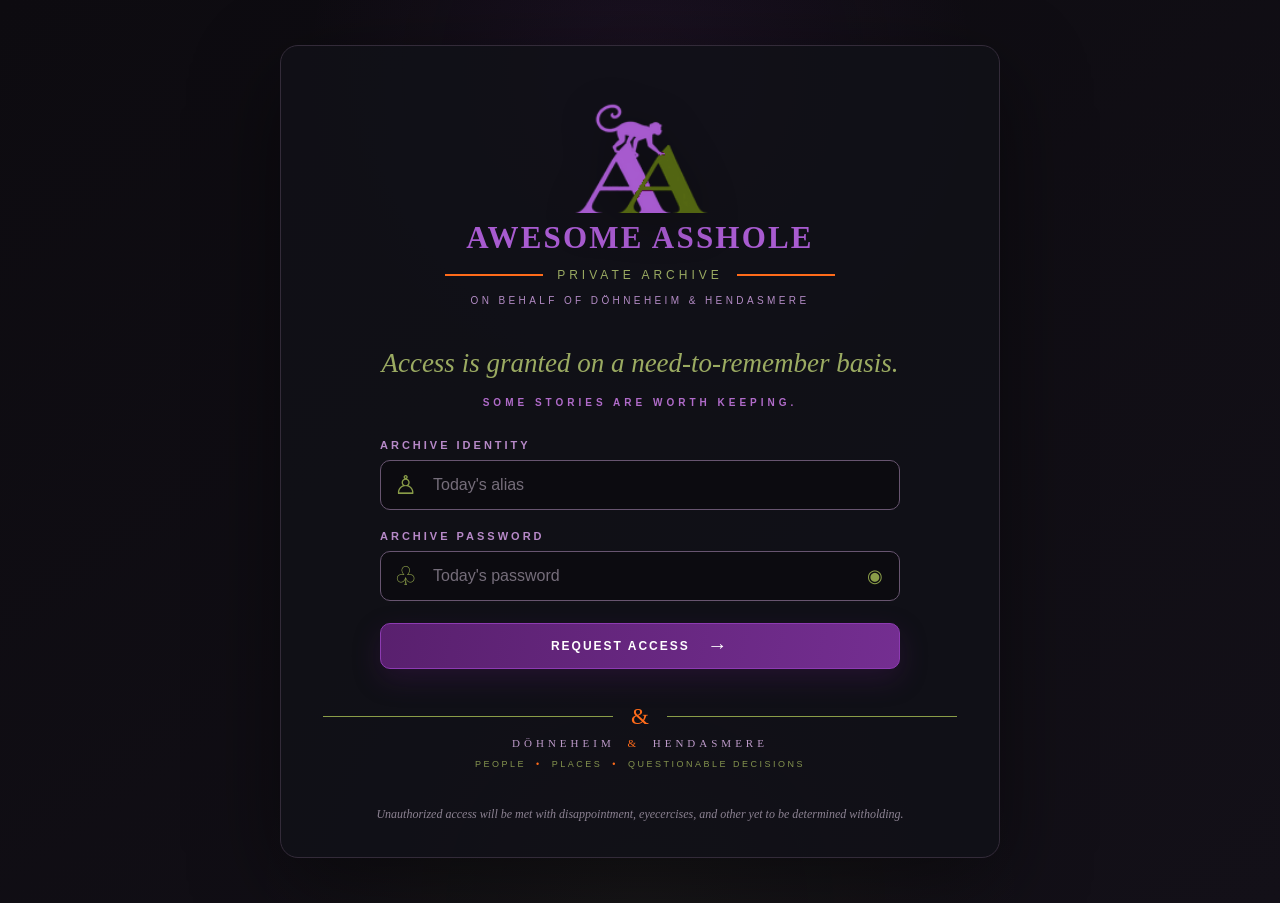
<file: index.html>
<!doctype html>
<html lang="en">
<head>
<meta charset="utf-8">
<meta name="viewport" content="width=device-width, initial-scale=1">
<title>Awesome Asshole — Private Archive</title>
<link rel="icon" type="image/png" href="assets/favicon.png">
<link rel="stylesheet" href="assets/style.css">
</head>

<body>

<main class="shell">

  <section class="card login-card" id="loginView">

    <div class="brand-lockup">
      <img class="brand-mark" src="assets/aa-logo.png" alt="Awesome Asshole AA logo with monkey">

      <p class="brand-name">AWESOME ASSHOLE</p>

      <div class="archive-name">
        <span>PRIVATE ARCHIVE</span>
      </div>

      <p class="organisation">
        ON BEHALF OF DÖHNEHEIM &amp; HENDASMERE
      </p>
    </div>

    <div class="access-copy">
      <p class="intro">
        Access is granted on a need-to-remember basis.
      </p>

      <p class="tagline">
        SOME STORIES ARE WORTH KEEPING.
      </p>
    </div>

    <form id="loginForm" autocomplete="off">

      <label>
        Archive identity

        <span class="field">
          <span class="field-icon">♙</span>

          <input
            id="username"
            name="username"
            autocomplete="username"
            placeholder="Today's alias"
            required
          >
        </span>
      </label>

      <label>
        Archive password

        <span class="field">
          <span class="field-icon">♧</span>

          <input
            id="password"
            name="password"
            type="password"
            autocomplete="current-password"
            placeholder="Today's password"
            required
          >

          <button
            class="show-password"
            type="button"
            id="showPassword"
            aria-label="Show password"
          >◉</button>
        </span>
      </label>

      <button class="access-button" type="submit">
        Request access <span>→</span>
      </button>

      <p class="error" id="error" role="alert" hidden>
        Those credentials don't appear to open this archive.
      </p>

    </form>

    <div class="footer-brand">

      <div class="footer-rule">
        <span>&amp;</span>
      </div>

      <div class="names">
        DÖHNEHEIM <span>&amp;</span> HENDASMERE
      </div>

      <div class="descriptor">
        PEOPLE <i>•</i> PLACES <i>•</i> QUESTIONABLE DECISIONS
      </div>

    </div>

    <p class="warning">
      Unauthorized access will be met with disappointment, eyecercises, and other yet to be determined witholding.
    </p>

  </section>

</main>

<script src="assets/login.js"></script>

</body>
</html>
</file>
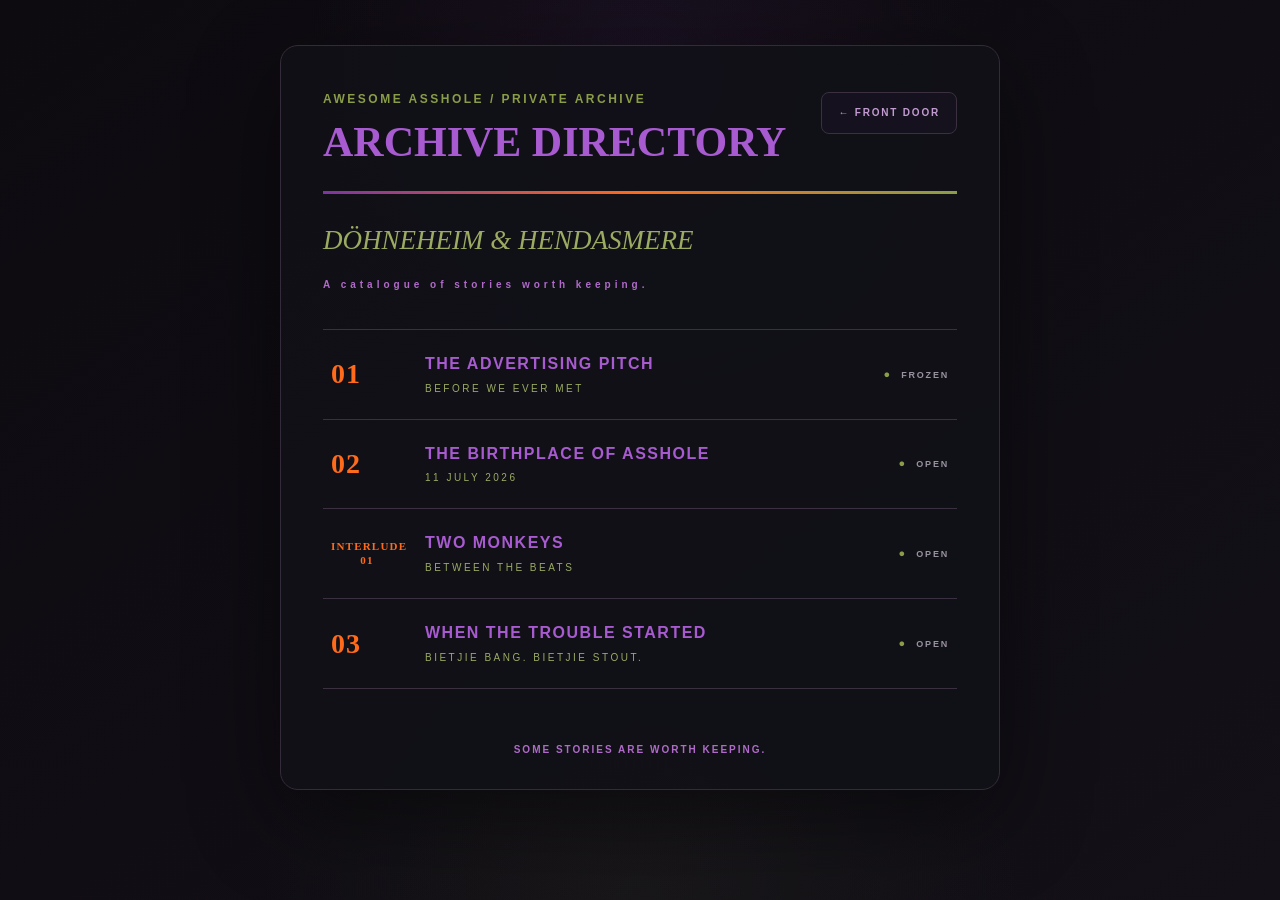
<file: archives/index.html>
<!doctype html>
<html lang="en">
<head>
<meta charset="utf-8">
<meta name="viewport" content="width=device-width, initial-scale=1">

<title>Awesome Asshole — Archive Directory</title>

<link rel="icon" type="image/png" href="../assets/favicon.png">
<link rel="stylesheet" href="../assets/style.css">
</head>

<body>

<main class="shell">

  <section class="card archive-card">

    <header class="archive-header">
      <div>
        <p class="eyebrow">AWESOME ASSHOLE / PRIVATE ARCHIVE</p>
        <h1>ARCHIVE DIRECTORY</h1>
      </div>

      <a class="quiet" href="../">← FRONT DOOR</a>
    </header>

    <div class="rule"></div>

    <article class="memory">

      <p class="intro">
        DÖHNEHEIM &amp; HENDASMERE
      </p>

      <p class="tagline">
        A catalogue of stories worth keeping.
      </p>

      <div class="archive-list" id="archiveList">

        <p class="archive-loading">
          Retrieving archive records...
        </p>

      </div>

    </article>

    <footer>
      SOME STORIES ARE WORTH KEEPING.
    </footer>

  </section>

</main>

<script>
const archiveList = document.getElementById("archiveList");

const records = [
  {
    folder: "01",
    number: "01",
    title: "THE ADVERTISING PITCH",
    kicker: "BEFORE WE EVER MET",
    status: "FROZEN"
  },
  {
    folder: "02",
    number: "02",
    title: "THE BIRTHPLACE OF ASSHOLE",
    kicker: "11 JULY 2026",
    status: "OPEN"
  },
  {
    folder: "interlude-01",
    number: "INTERLUDE 01",
    title: "TWO MONKEYS",
    kicker: "BETWEEN THE BEATS",
    status: "OPEN"
  },
  {
    folder: "03",
    number: "03",
    title: "WHEN THE TROUBLE STARTED",
    kicker: "BIETJIE BANG. BIETJIE STOUT.",
    status: "OPEN"
  }
];

archiveList.innerHTML = "";

for (const record of records) {
  const link = document.createElement("a");
  link.className = "archive-entry";
  link.href = `./${record.folder}/`;

  const numberClass = record.folder.startsWith("interlude-")
    ? "archive-number interlude-number"
    : "archive-number";

  link.innerHTML = `
    <div class="${numberClass}">${record.number}</div>
    <div class="archive-details">
      <div class="archive-title">${record.title}</div>
      <div class="archive-kicker">${record.kicker}</div>
    </div>
    <div class="archive-status">
      <span>●</span> ${record.status}
    </div>
  `;

  archiveList.appendChild(link);
}
</script>
</body>
</html>
</file>
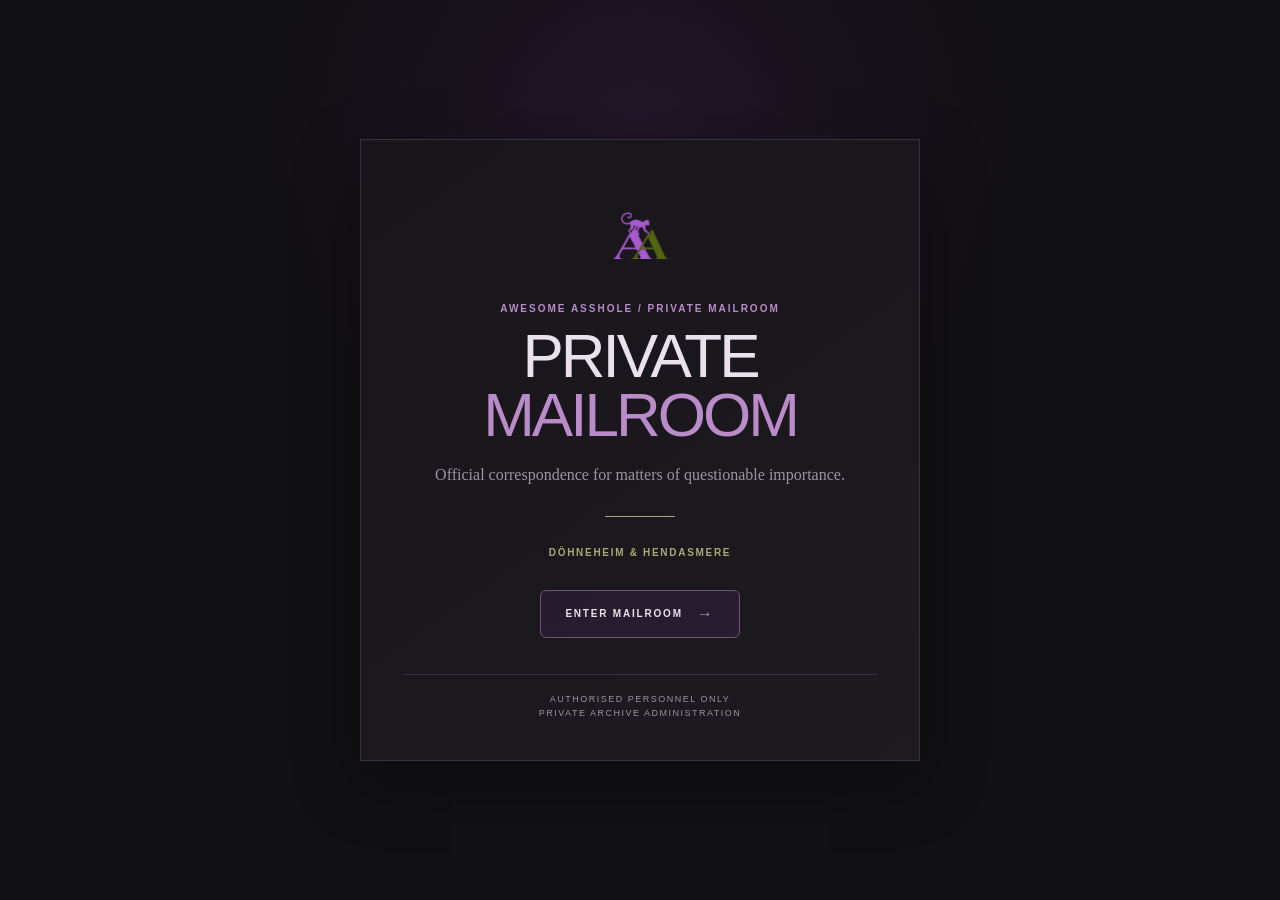
<file: mailroom/index.html>
<!doctype html>
<html lang="en">
<head>
<meta charset="utf-8">
<meta name="viewport" content="width=device-width, initial-scale=1">
<title>Awesome Asshole — Private Mailroom</title>
<link rel="icon" type="image/png" href="../assets/favicon.png">

<style>
:root{
  --bg:#111013;
  --card:#18161a;
  --ink:#e9e2eb;
  --muted:#9c939f;
  --line:#39313d;
  --purple:#b98bc9;
  --olive:#a7aa78;
  --orange:#d99058;
}

*{box-sizing:border-box}

body{
  margin:0;
  min-height:100vh;
  display:flex;
  align-items:center;
  justify-content:center;
  padding:24px;
  background:
    radial-gradient(circle at 50% 15%,rgba(125,53,160,.14),transparent 38%),
    var(--bg);
  color:var(--ink);
  font-family:Georgia,"Times New Roman",serif;
}

.card{
  width:min(560px,100%);
  padding:52px 42px 40px;
  background:linear-gradient(145deg,#18161a,#1d1a20);
  border:1px solid var(--line);
  text-align:center;
  box-shadow:0 20px 60px rgba(0,0,0,.35);
}

.mark{
  width:82px;
  height:82px;
  object-fit:contain;
  margin-bottom:24px;
}

.eyebrow{
  margin:0 0 12px;
  color:var(--purple);
  font:700 10px/1.3 Arial,sans-serif;
  letter-spacing:2px;
  text-transform:uppercase;
}

h1{
  margin:0;
  font:400 clamp(38px,8vw,62px)/.95 Arial,sans-serif;
  letter-spacing:-3px;
  text-transform:uppercase;
}

h1 span{
  color:var(--purple);
}

.subtitle{
  margin:22px 0 32px;
  color:var(--muted);
  font-size:16px;
}

.rule{
  width:70px;
  height:1px;
  margin:0 auto 28px;
  background:var(--olive);
}

.organisation{
  margin:0 0 30px;
  color:var(--olive);
  font:700 10px/1.5 Arial,sans-serif;
  letter-spacing:1.7px;
  text-transform:uppercase;
}

.enter{
  display:inline-flex;
  align-items:center;
  justify-content:center;
  gap:14px;
  min-height:48px;
  padding:0 24px;
  color:#e9e2eb;
  background:rgba(125,53,160,.12);
  border:1px solid #685570;
  border-radius:6px;
  text-decoration:none;
  font:700 10px/1 Arial,sans-serif;
  letter-spacing:1.8px;
  text-transform:uppercase;
  transition:.15s ease;
}

.enter:hover{
  background:rgba(125,53,160,.22);
  border-color:var(--purple);
}

.enter span{
  color:var(--purple);
  font-size:16px;
}

.footer{
  margin-top:36px;
  padding-top:18px;
  border-top:1px solid var(--line);
  color:var(--muted);
  font:9px/1.5 Arial,sans-serif;
  letter-spacing:1.5px;
  text-transform:uppercase;
}

@media(max-width:600px){
  .card{padding:42px 24px 32px}
}
</style>
</head>

<body>
<main class="card">

  <img class="mark" src="../assets/aa-logo.png"
       alt="Awesome Asshole">

  <p class="eyebrow">Awesome Asshole / Private Mailroom</p>

  <h1>PRIVATE<br><span>MAILROOM</span></h1>

  <p class="subtitle">
    Official correspondence for matters of
    questionable importance.
  </p>

  <div class="rule"></div>

  <p class="organisation">
    DÖHNEHEIM &amp; HENDASMERE
  </p>

  <a class="enter"
     href="https://webmail.awesomeasshole.co.za/">
    ENTER MAILROOM <span>→</span>
  </a>

  <div class="footer">
    Authorised personnel only<br>
    Private Archive Administration
  </div>

</main>
</body>
</html>
</file>
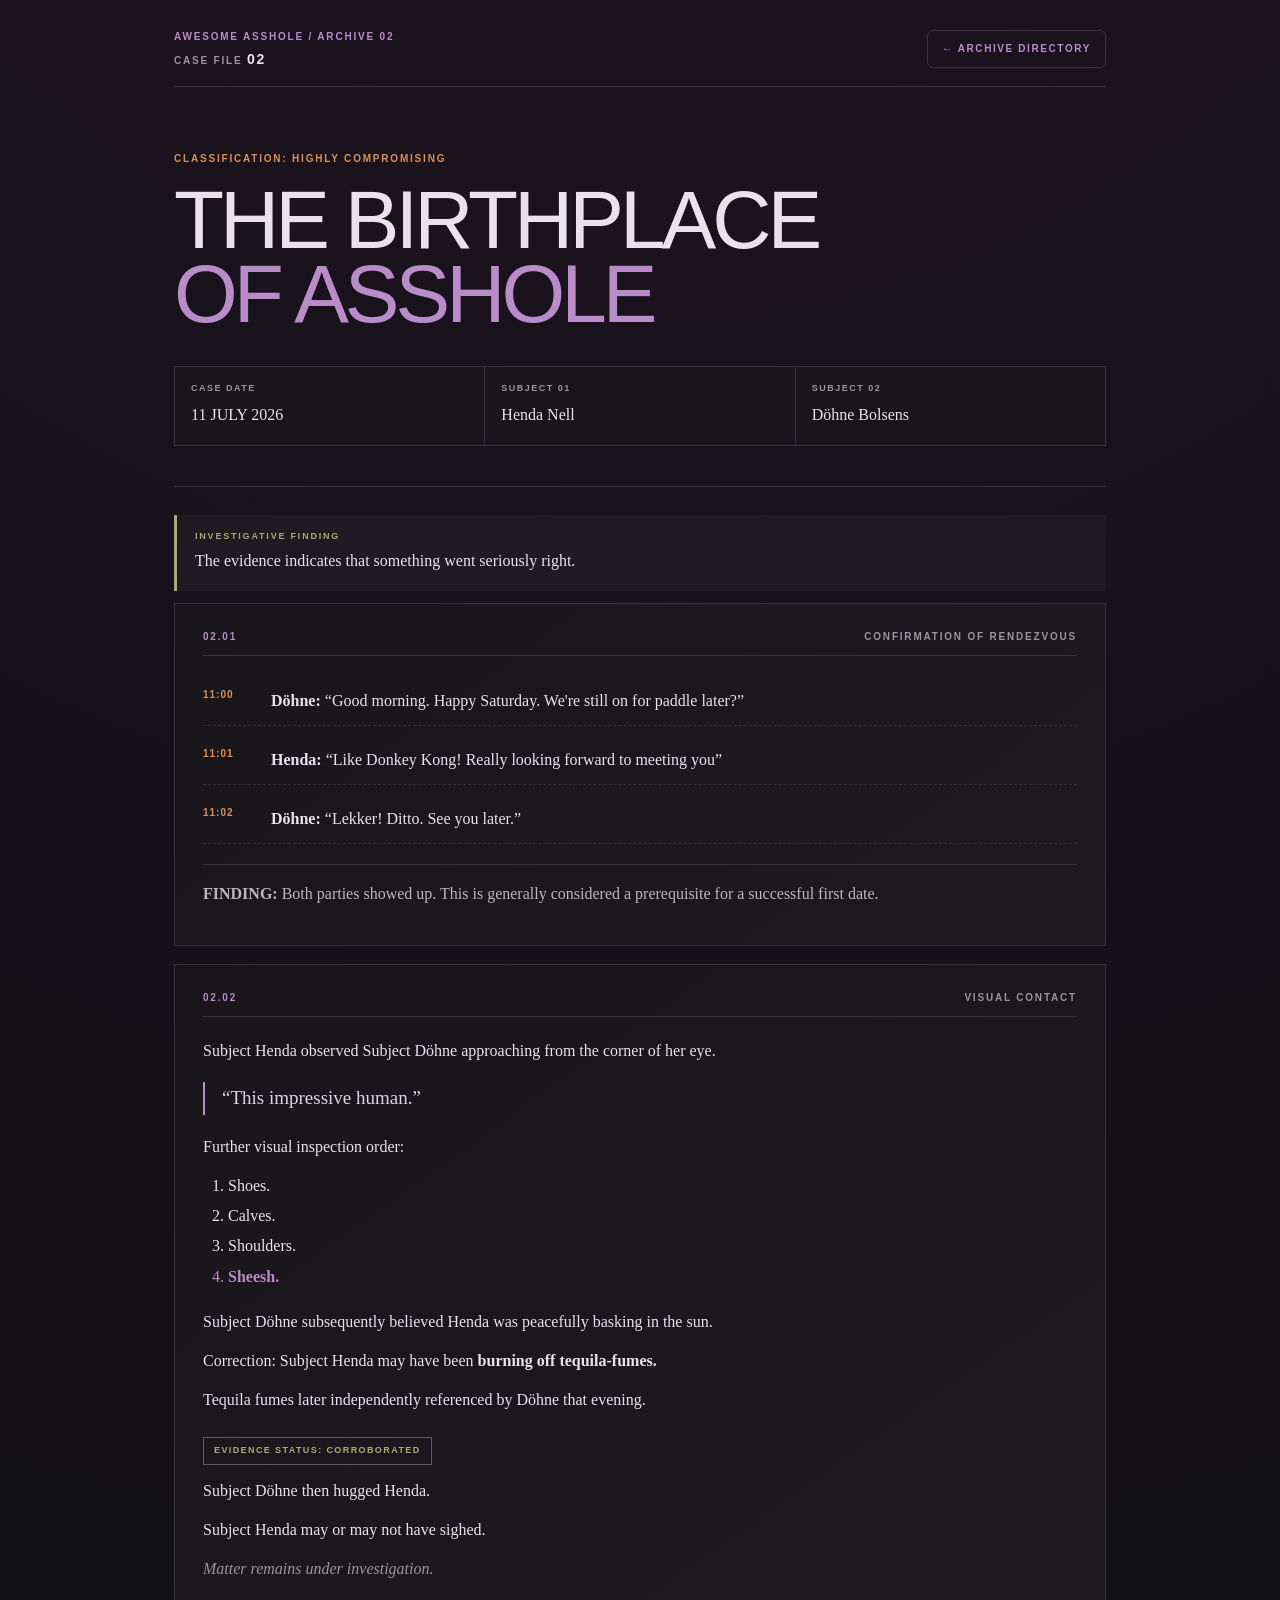
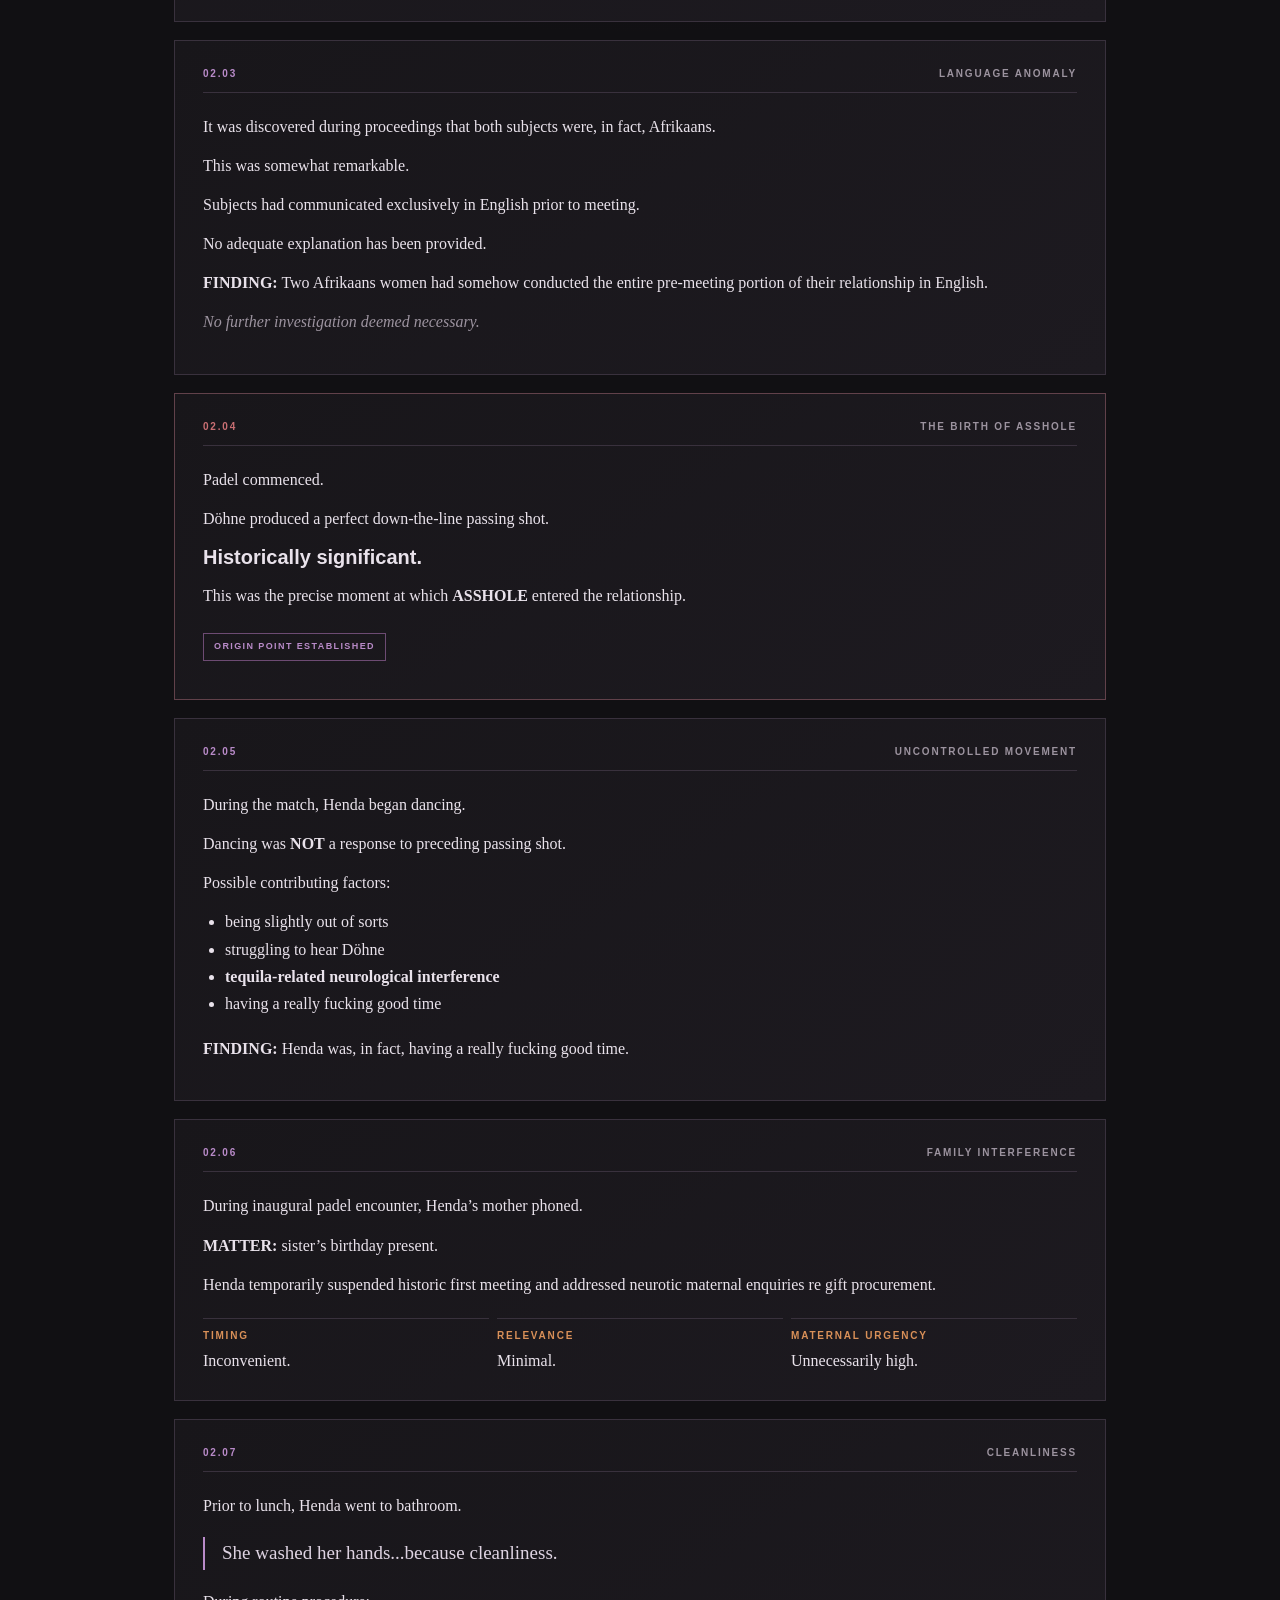
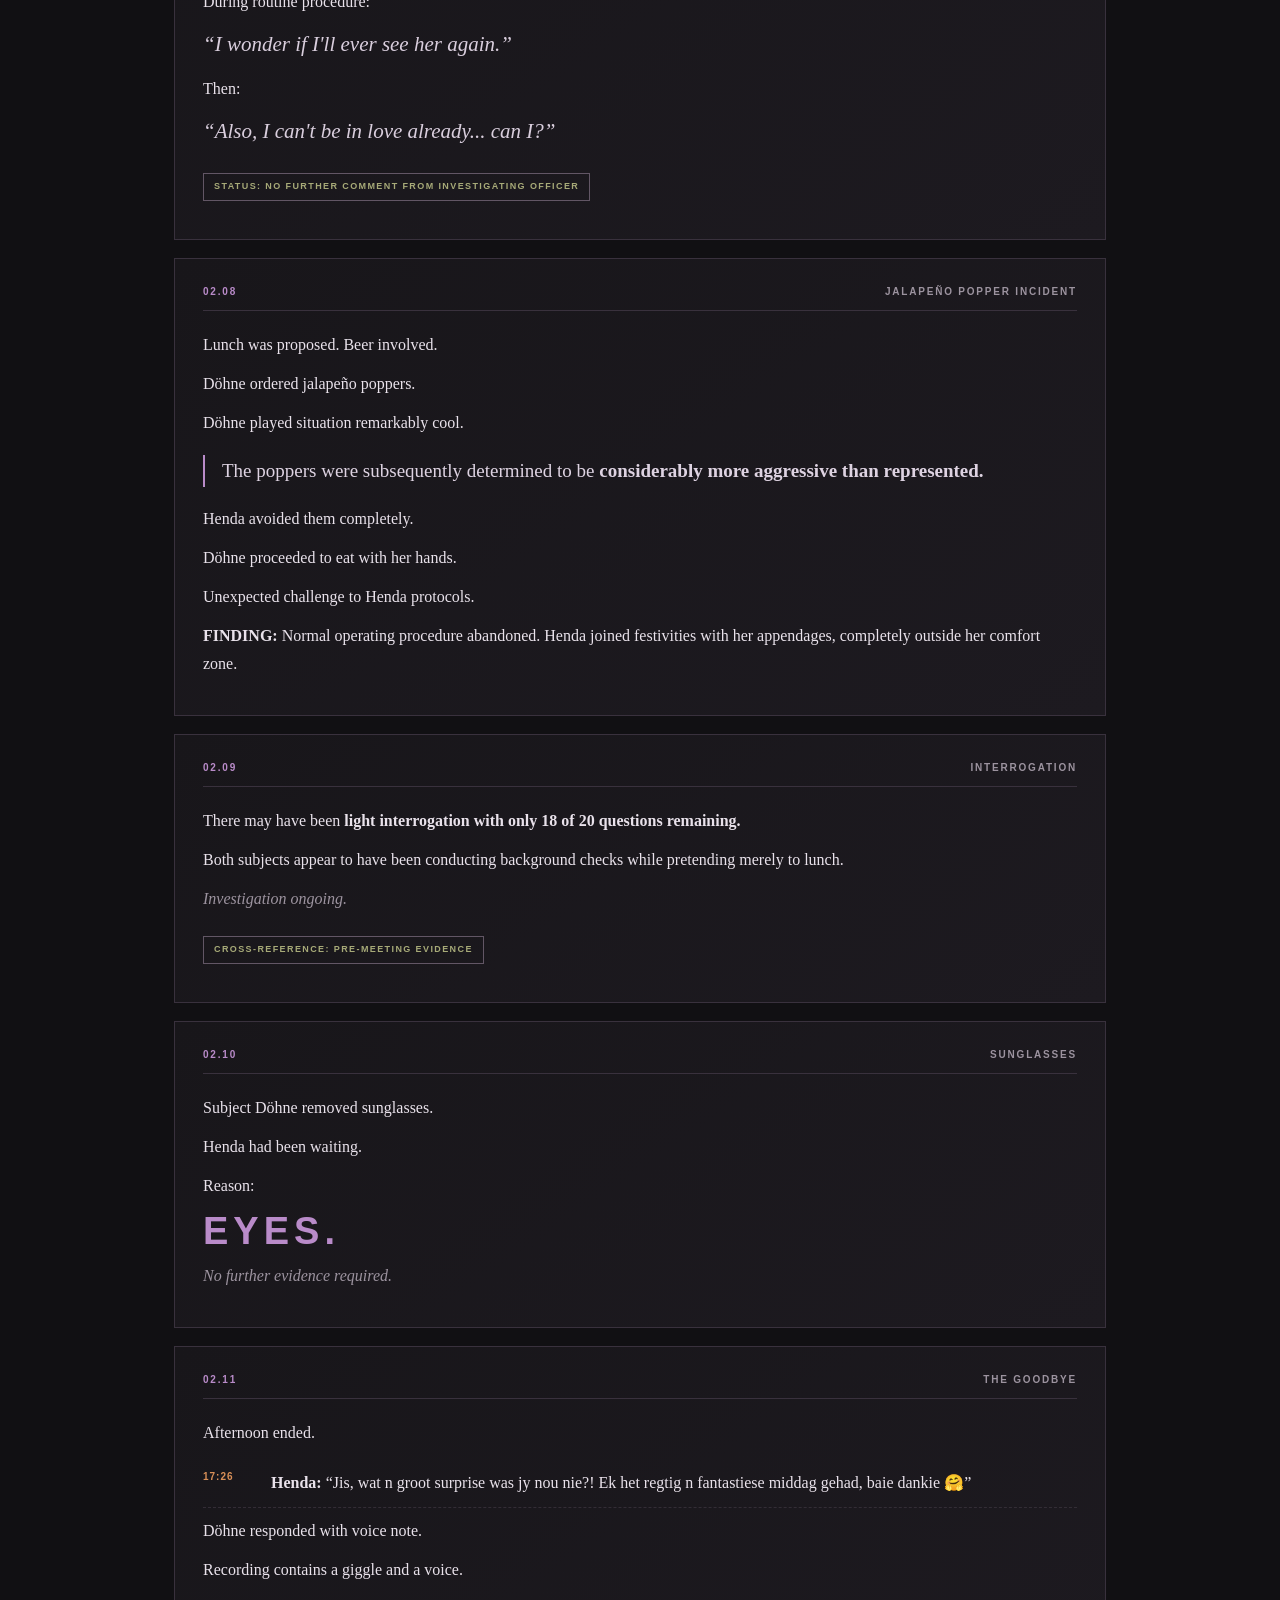
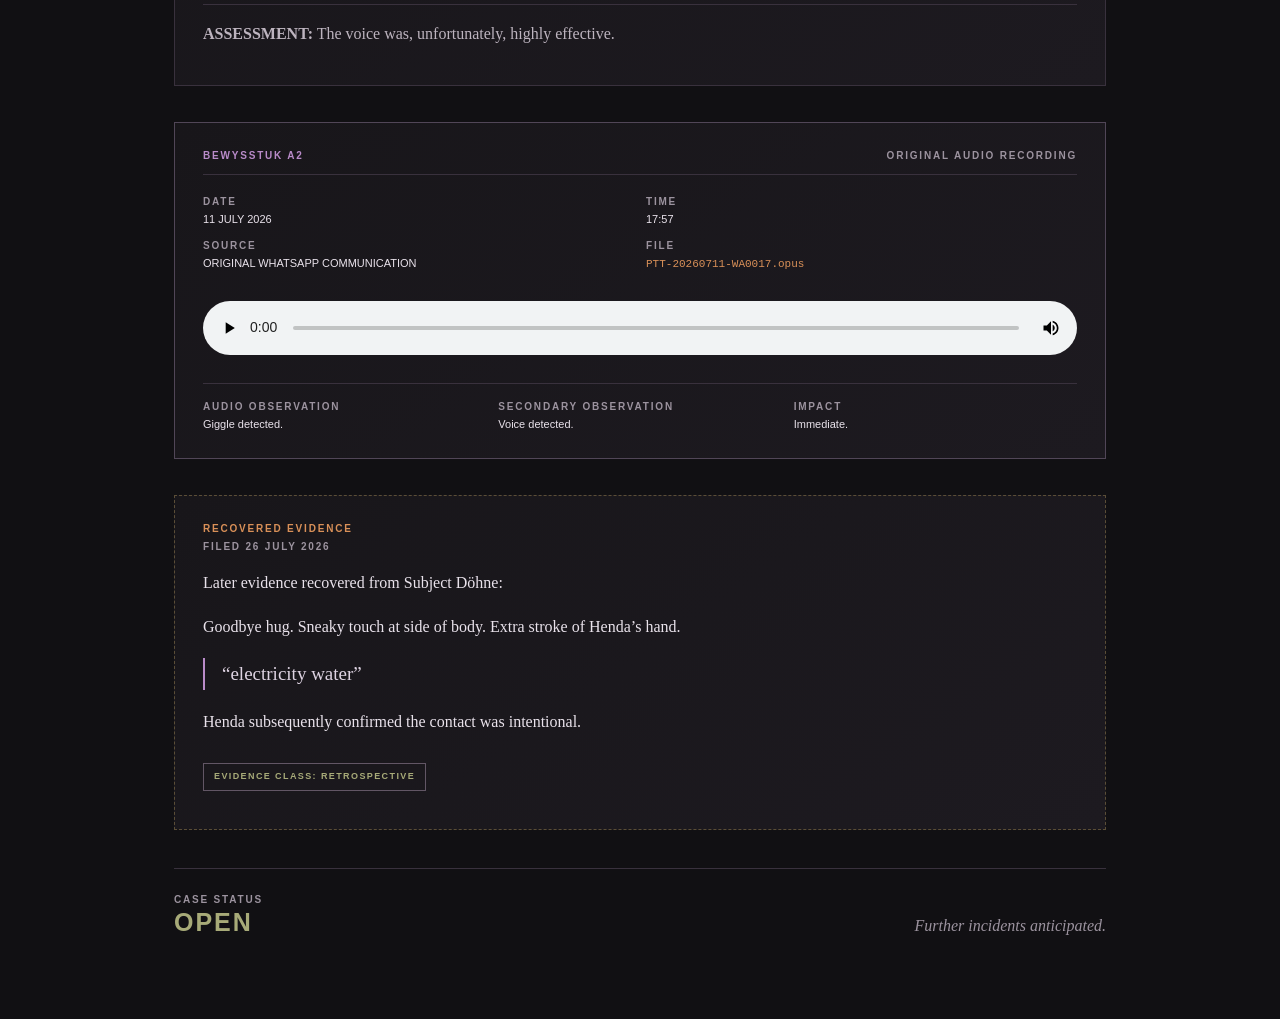
<file: archives/02/index.html>
<!doctype html>
<html lang="en">
<head>
<meta charset="utf-8"><meta name="viewport" content="width=device-width,initial-scale=1">
<title>Archive 02 — The Birthplace of Asshole</title>
<link rel="stylesheet" href="assets/style.css">
</head>
<body>
<main class="casefile">
<header class="case-header">
  <div><p class="eyebrow">AWESOME ASSHOLE / ARCHIVE 02</p><p class="file-no">CASE FILE <strong>02</strong></p></div>
  <a class="directory" href="../">← ARCHIVE DIRECTORY</a>
</header>

<section class="dossier">
  <div class="classification">CLASSIFICATION: HIGHLY COMPROMISING</div>
  <h1>THE BIRTHPLACE<br><span>OF ASSHOLE</span></h1>
  <div class="subjects">
    <div><span>CASE DATE</span>11 JULY 2026</div>
    <div><span>SUBJECT 01</span>Henda Nell</div>
    <div><span>SUBJECT 02</span>Döhne Bolsens</div>
  </div>
</section>

<div class="finding"><span>INVESTIGATIVE FINDING</span>
The evidence indicates that something went seriously right.</div>

<section class="evidence">

<article class="evidence-card"><div class="evidence-head"><span>02.01</span><span>CONFIRMATION OF RENDEZVOUS</span></div>
<div class="message"><time>11:00</time><p><b>Döhne:</b> “Good morning. Happy Saturday. We're still on for paddle later?”</p></div>
<div class="message"><time>11:01</time><p><b>Henda:</b> “Like Donkey Kong! Really looking forward to meeting you”</p></div>
<div class="message"><time>11:02</time><p><b>Döhne:</b> “Lekker! Ditto. See you later.”</p></div>
<p class="finding-note"><b>FINDING:</b> Both parties showed up. This is generally considered a prerequisite for a successful first date.</p></article>

<article class="evidence-card"><div class="evidence-head"><span>02.02</span><span>VISUAL CONTACT</span></div>
<p>Subject Henda observed Subject Döhne approaching from the corner of her eye.</p>
<p class="quote">“This impressive human.”</p><p>Further visual inspection order:</p>
<ol class="inspection"><li>Shoes.</li><li>Calves.</li><li>Shoulders.</li><li><strong>Sheesh.</strong></li></ol>
<p>Subject Döhne subsequently believed Henda was peacefully basking in the sun.</p>
<p>Correction: Subject Henda may have been <strong>burning off tequila-fumes.</strong></p>
<p>Tequila fumes later independently referenced by Döhne that evening.</p>
<div class="stamp">EVIDENCE STATUS: CORROBORATED</div>
<p>Subject Döhne then hugged Henda.</p><p>Subject Henda may or may not have sighed.</p><p class="case-note">Matter remains under investigation.</p></article>

<article class="evidence-card"><div class="evidence-head"><span>02.03</span><span>LANGUAGE ANOMALY</span></div>
<p>It was discovered during proceedings that both subjects were, in fact, Afrikaans.</p>
<p>This was somewhat remarkable.</p><p>Subjects had communicated exclusively in English prior to meeting.</p>
<p>No adequate explanation has been provided.</p>
<p><b>FINDING:</b> Two Afrikaans women had somehow conducted the entire pre-meeting portion of their relationship in English.</p>
<p class="case-note">No further investigation deemed necessary.</p></article>

<article class="evidence-card critical"><div class="evidence-head"><span>02.04</span><span>THE BIRTH OF ASSHOLE</span></div>
<p>Padel commenced.</p><p>Döhne produced a perfect down-the-line passing shot.</p>
<p class="critical-line">Historically significant.</p>
<p>This was the precise moment at which <strong>ASSHOLE</strong> entered the relationship.</p>
<div class="origin">ORIGIN POINT ESTABLISHED</div></article>

<article class="evidence-card"><div class="evidence-head"><span>02.05</span><span>UNCONTROLLED MOVEMENT</span></div>
<p>During the match, Henda began dancing.</p><p>Dancing was <strong>NOT</strong> a response to preceding passing shot.</p>
<p>Possible contributing factors:</p><ul><li>being slightly out of sorts</li><li>struggling to hear Döhne</li><li><strong>tequila-related neurological interference</strong></li><li>having a really fucking good time</li></ul>
<p><b>FINDING:</b> Henda was, in fact, having a really fucking good time.</p></article>

<article class="evidence-card"><div class="evidence-head"><span>02.06</span><span>FAMILY INTERFERENCE</span></div>
<p>During inaugural padel encounter, Henda’s mother phoned.</p><p><b>MATTER:</b> sister’s birthday present.</p>
<p>Henda temporarily suspended historic first meeting and addressed neurotic maternal enquiries re gift procurement.</p>
<div class="mini-grid"><div><span>TIMING</span>Inconvenient.</div><div><span>RELEVANCE</span>Minimal.</div><div><span>MATERNAL URGENCY</span>Unnecessarily high.</div></div></article>

<article class="evidence-card"><div class="evidence-head"><span>02.07</span><span>CLEANLINESS</span></div>
<p>Prior to lunch, Henda went to bathroom.</p><p class="quote">She washed her hands...because cleanliness.</p>
<p>During routine procedure:</p><p class="internal">“I wonder if I'll ever see her again.”</p><p>Then:</p>
<p class="internal">“Also, I can't be in love already... can I?”</p>
<div class="stamp">STATUS: NO FURTHER COMMENT FROM INVESTIGATING OFFICER</div></article>

<article class="evidence-card"><div class="evidence-head"><span>02.08</span><span>JALAPEÑO POPPER INCIDENT</span></div>
<p>Lunch was proposed. Beer involved.</p><p>Döhne ordered jalapeño poppers.</p><p>Döhne played situation remarkably cool.</p>
<p class="quote">The poppers were subsequently determined to be <strong>considerably more aggressive than represented.</strong></p>
<p>Henda avoided them completely.</p><p>Döhne proceeded to eat with her hands.</p><p>Unexpected challenge to Henda protocols.</p>
<p><b>FINDING:</b> Normal operating procedure abandoned. Henda joined festivities with her appendages, completely outside her comfort zone.</p></article>

<article class="evidence-card"><div class="evidence-head"><span>02.09</span><span>INTERROGATION</span></div>
<p>There may have been <strong>light interrogation with only 18 of 20 questions remaining.</strong></p>
<p>Both subjects appear to have been conducting background checks while pretending merely to lunch.</p>
<p class="case-note">Investigation ongoing.</p><div class="stamp">CROSS-REFERENCE: PRE-MEETING EVIDENCE</div></article>

<article class="evidence-card"><div class="evidence-head"><span>02.10</span><span>SUNGLASSES</span></div>
<p>Subject Döhne removed sunglasses.</p><p>Henda had been waiting.</p><p class="single-word">Reason:</p>
<p class="eyes">EYES.</p><p class="case-note">No further evidence required.</p></article>

<article class="evidence-card"><div class="evidence-head"><span>02.11</span><span>THE GOODBYE</span></div>
<p>Afternoon ended.</p>
<div class="message"><time>17:26</time><p><b>Henda:</b> “Jis, wat n groot surprise was jy nou nie?! Ek het regtig n fantastiese middag gehad, baie dankie 🤗”</p></div>
<p>Döhne responded with voice note.</p><p>Recording contains a giggle and a voice.</p>
<p class="finding-note"><b>ASSESSMENT:</b> The voice was, unfortunately, highly effective.</p></article>

<section class="audio-evidence"><div class="evidence-head"><span>BEWYSSTUK A2</span><span>ORIGINAL AUDIO RECORDING</span></div>
<div class="audio-meta"><div><span>DATE</span>11 JULY 2026</div><div><span>TIME</span>17:57</div>
<div><span>SOURCE</span>ORIGINAL WHATSAPP COMMUNICATION</div><div><span>FILE</span><code>PTT-20260711-WA0017.opus</code></div></div>
<audio controls preload="metadata"><source src="assets/PTT-20260711-WA0017.opus" type="audio/ogg; codecs=opus"></audio>
<div class="audio-observation"><div><span>AUDIO OBSERVATION</span>Giggle detected.</div><div><span>SECONDARY OBSERVATION</span>Voice detected.</div><div><span>IMPACT</span>Immediate.</div></div></section>

<section class="recovered"><div class="recovered-label">RECOVERED EVIDENCE</div><div class="recovered-date">FILED 26 JULY 2026</div>
<p>Later evidence recovered from Subject Döhne:</p><p>Goodbye hug. Sneaky touch at side of body. Extra stroke of Henda’s hand.</p>
<p class="quote">“electricity water”</p><p>Henda subsequently confirmed the contact was intentional.</p>
<div class="stamp">EVIDENCE CLASS: RETROSPECTIVE</div></section>
</section>

<footer class="case-footer"><div><span>CASE STATUS</span><strong>OPEN</strong></div><p>Further incidents anticipated.</p></footer>
</main>
</body></html>
</file>
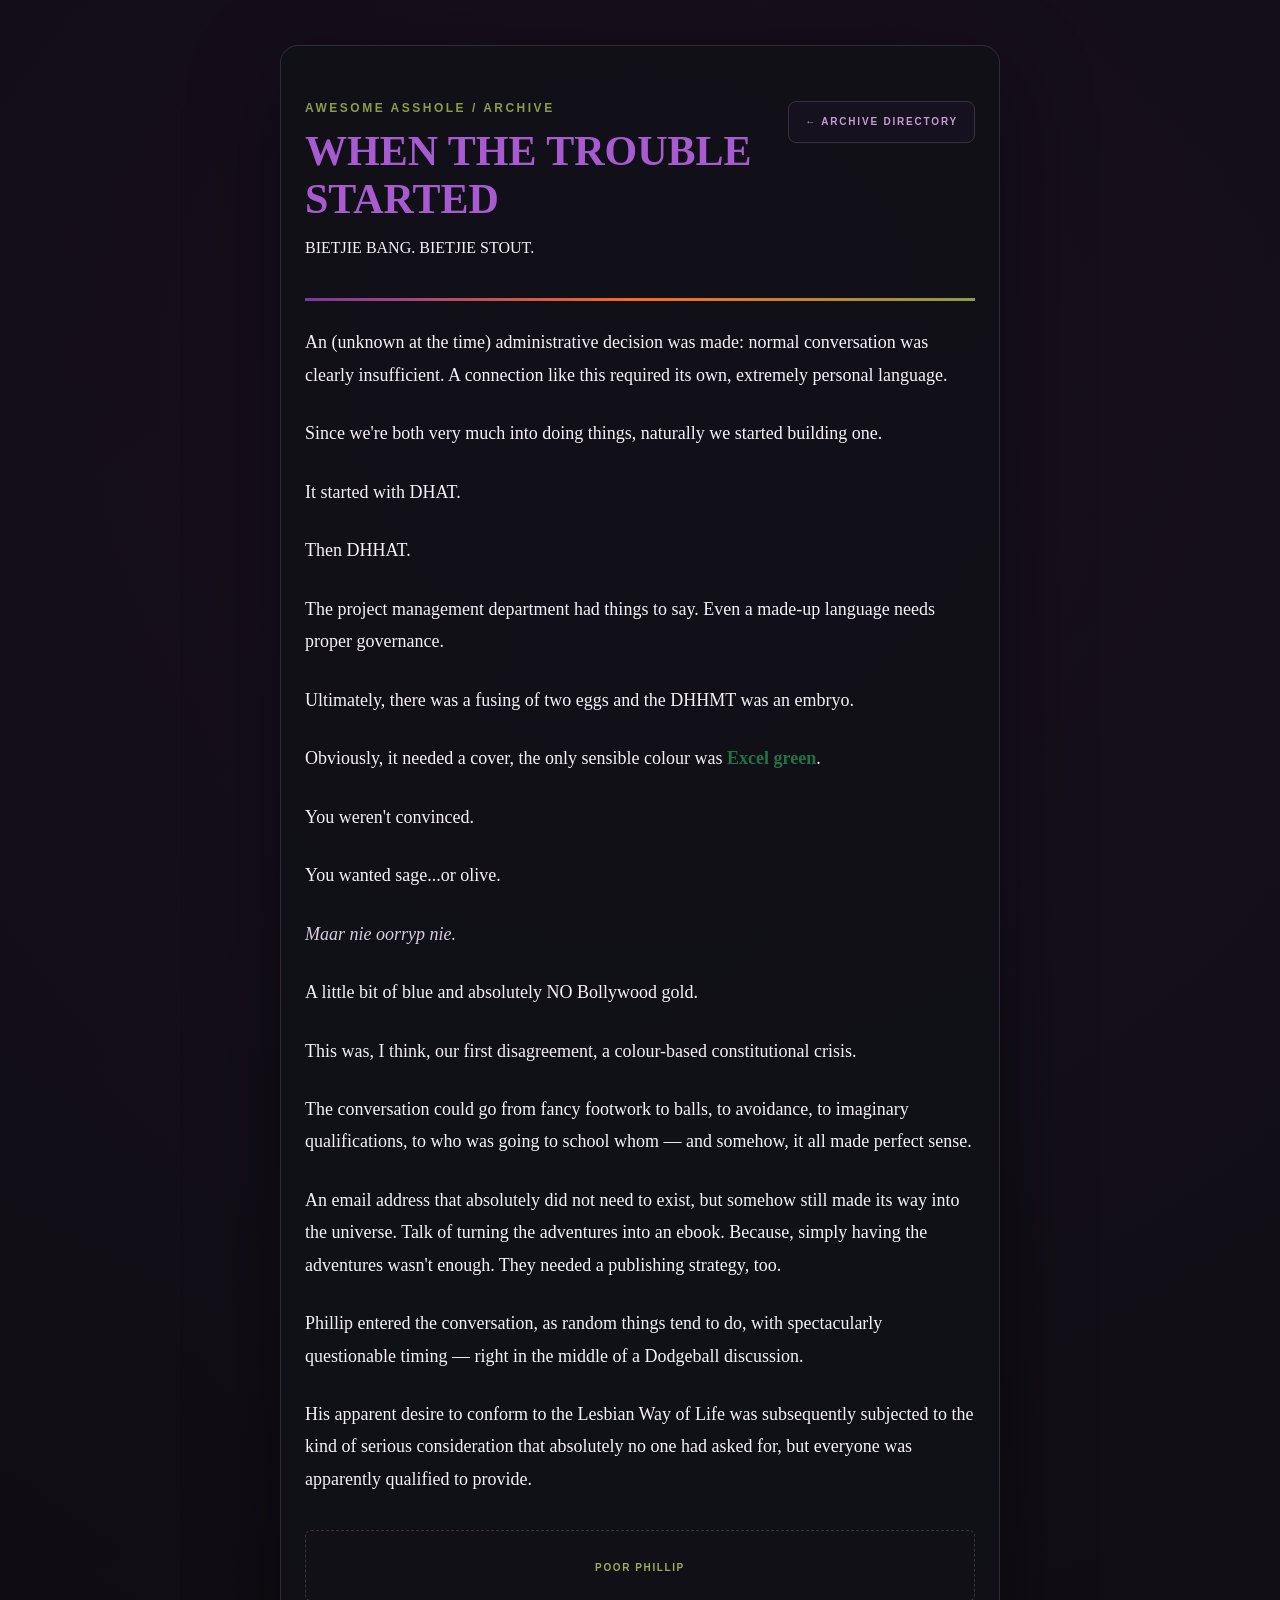
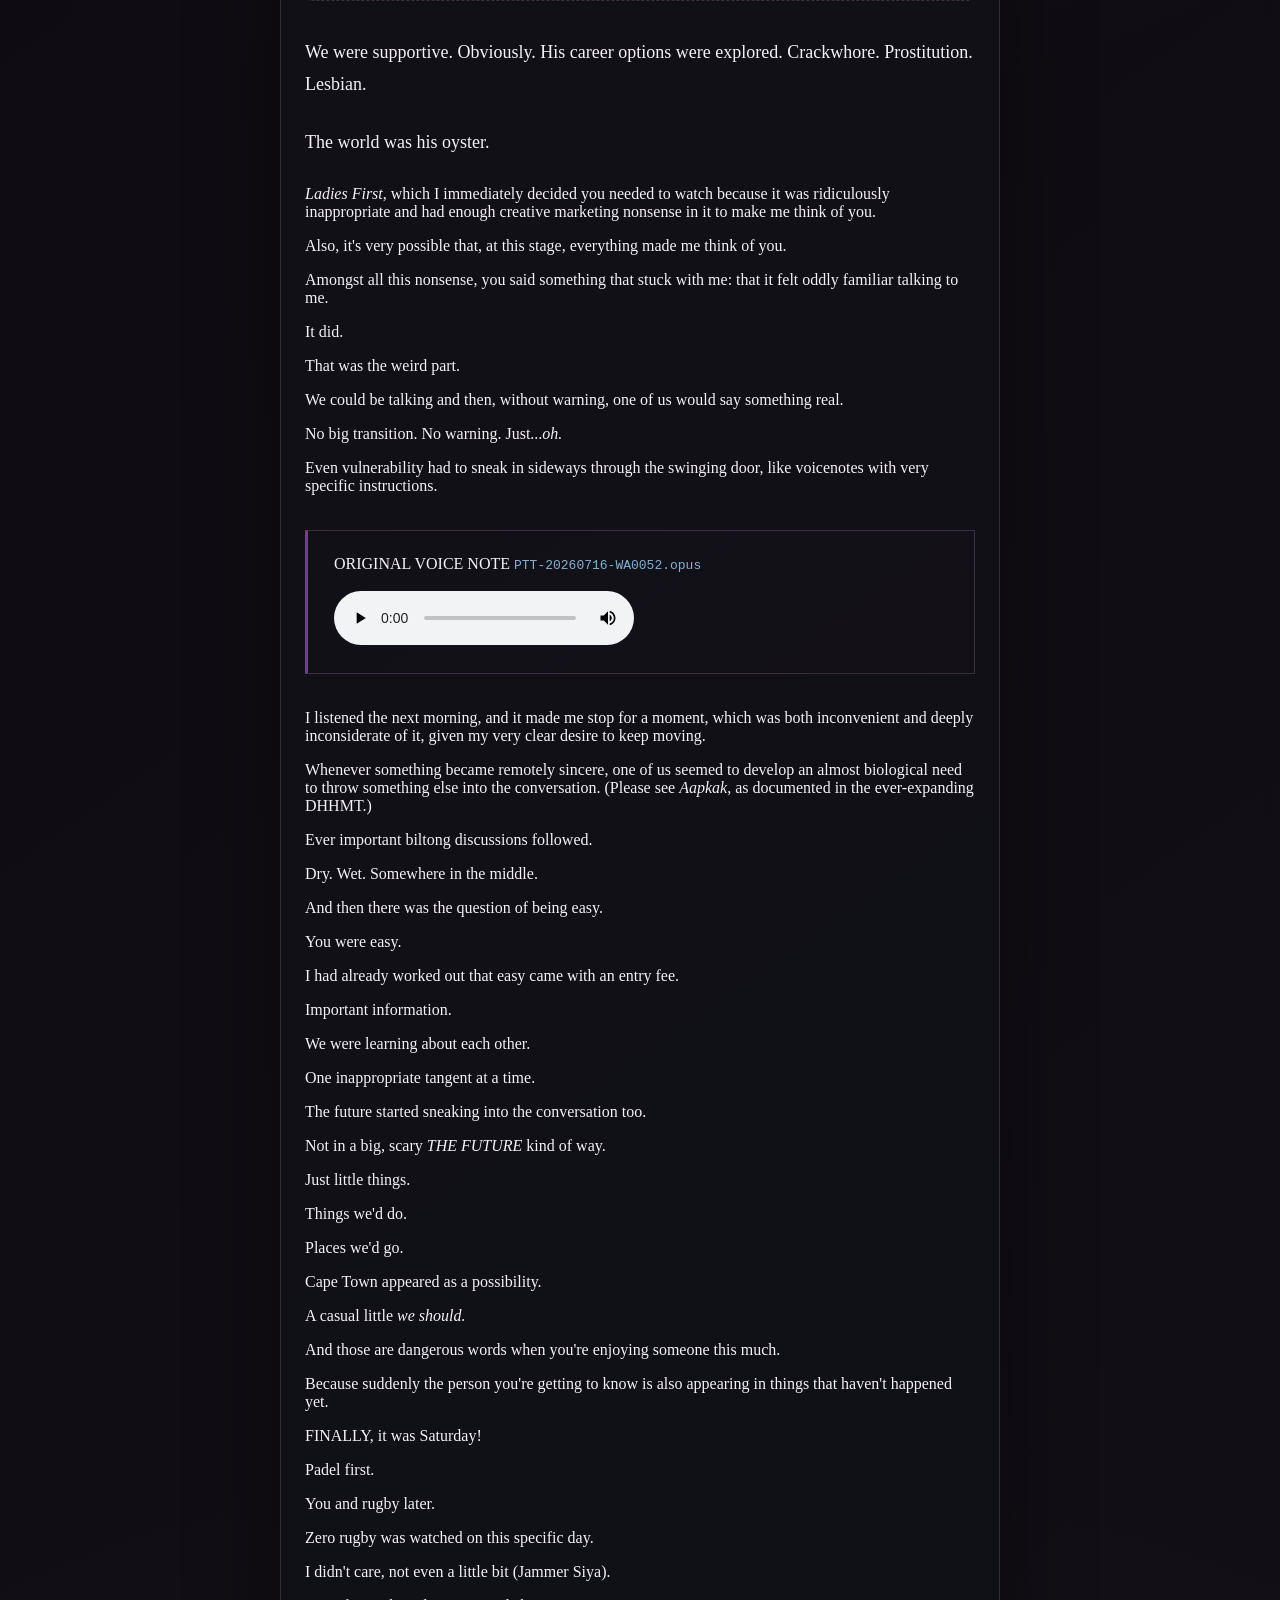
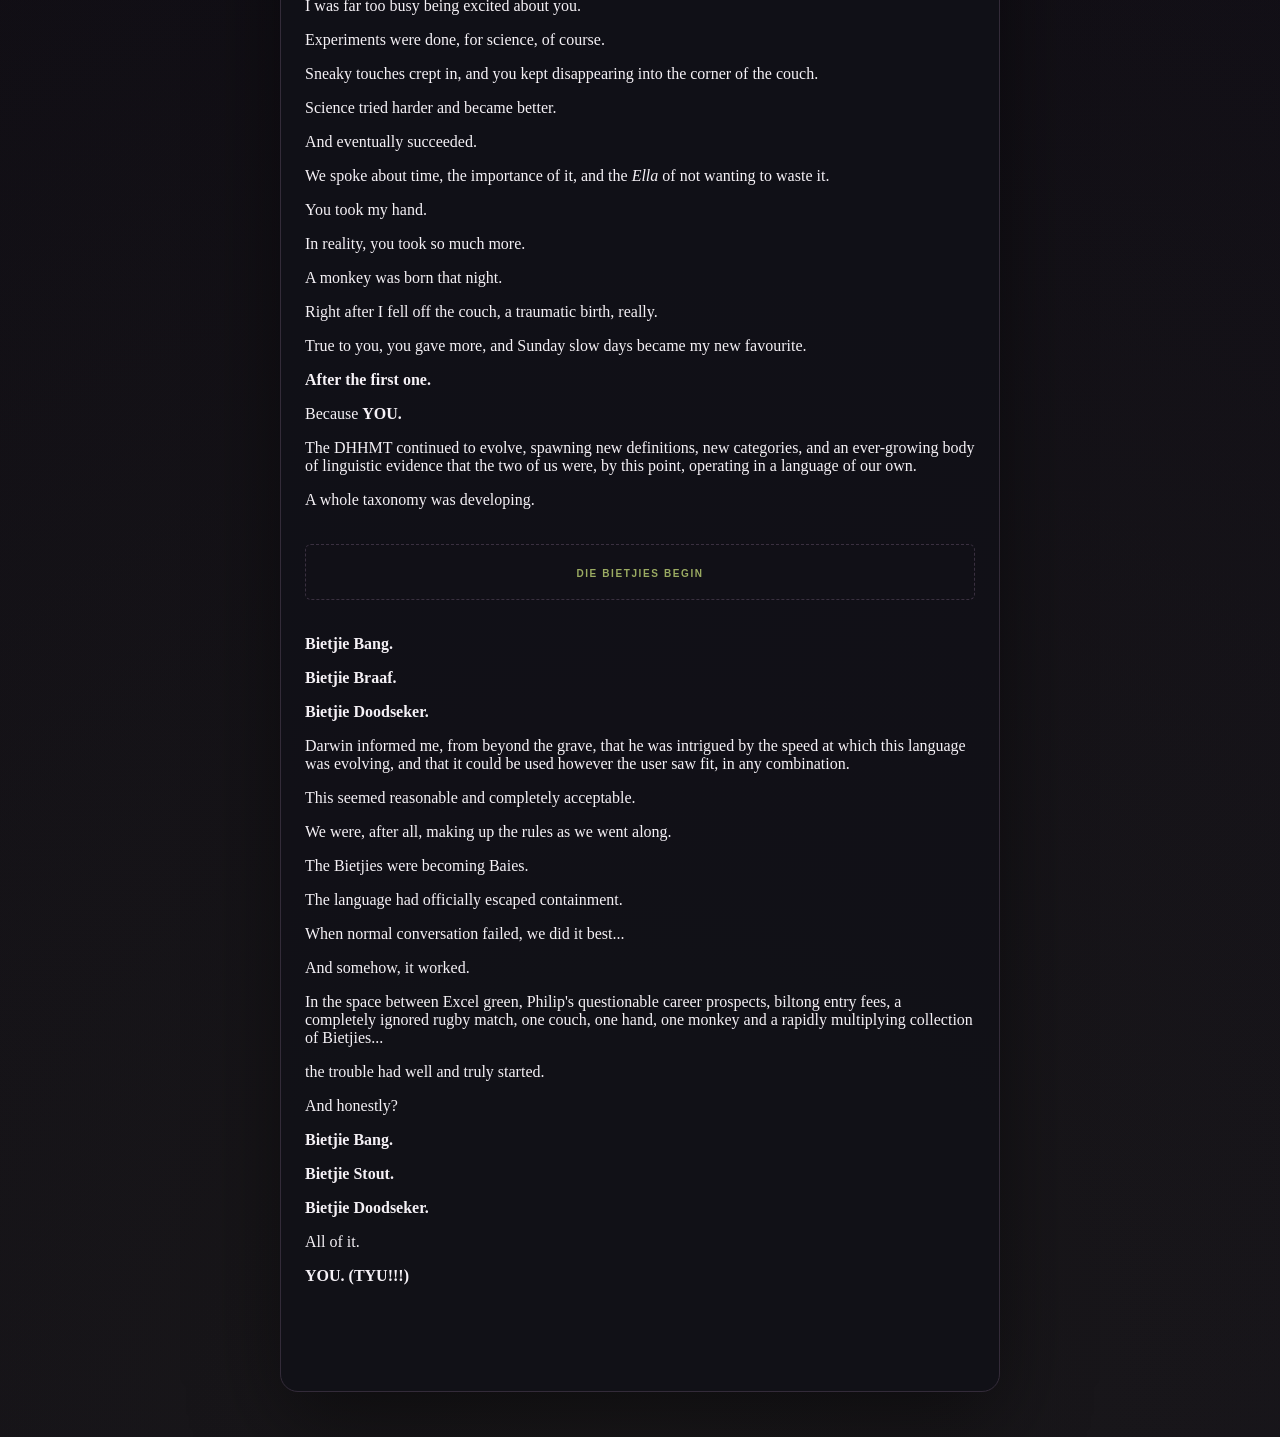
<file: archives/03/index.html>
<!doctype html>
<html lang="en">
<head>
<meta charset="utf-8">
<meta name="viewport" content="width=device-width,initial-scale=1">
<title>Archive 03 — When the Trouble Started</title>
<link rel="stylesheet" href="../../assets/style.css">
</head>

<body>

<main class="shell">
  <section class="card archive-story">


<header class="archive-header">
  <div>
    <p class="eyebrow">AWESOME ASSHOLE / ARCHIVE</p>
    <h1>WHEN THE TROUBLE STARTED</h1>
    <p class="story-kicker">BIETJIE BANG. BIETJIE STOUT.</p>
  </div>

  <a class="quiet" href="../../archives/">← ARCHIVE DIRECTORY</a>
</header>

<div class="rule"></div>

<div class="story-body">

<p>
An (unknown at the time) administrative decision was made: normal conversation was clearly insufficient. A connection like this required its own, extremely personal language.
</p>

<p>
Since we're both very much into doing things, naturally we started building one.
</p>

<p>
It started with DHAT.
</p>

<p>
Then DHHAT.
</p>

<p>
The project management department had things to say. Even a made-up language needs proper governance.
</p>
Ultimately, there was a fusing of two eggs and the DHHMT was an embryo.
</p>

<p>
Obviously, it needed a cover, the only sensible colour was <strong class="excel-green">Excel green</strong>.
</p>

<p>
You weren't convinced.
</p>
You wanted sage...or olive.
</p>

<p>
<em>Maar nie oorryp nie.</em>
</p>

<p>
A little bit of blue and absolutely NO Bollywood gold.
</p>

<p>
This was, I think, our first disagreement, a colour-based constitutional crisis.
</p>

<p>
The conversation could go from fancy footwork to balls, to avoidance, to imaginary qualifications, to who was going to school whom — and somehow, it all made perfect sense.
</p>

<p>
An email address that absolutely did not need to exist, but somehow still made its way into the universe. Talk of turning the adventures into an ebook. Because, simply having the adventures wasn't enough. They needed a publishing strategy, too.
</p>

<p>
Phillip entered the conversation, as random things tend to do, with spectacularly questionable timing — right in the middle of a Dodgeball discussion.
<p>
  
<p>
His apparent desire to conform to the Lesbian Way of Life was subsequently subjected to the kind of serious consideration that absolutely no one had asked for, but everyone was apparently qualified to provide.
</p>

<p>
<div class="media-placeholder">
  <a class="archive-link" href="https://www.youtube.com/watch?v=QIBwSHZAOU0" target="_blank" rel="noopener noreferrer">
    POOR PHILLIP
  </a>
</div>
</p>

<p>
We were supportive.
Obviously.
His career options were explored.
Crackwhore.
Prostitution.
Lesbian.
<p>
  
<p>
The world was his oyster.
</p>

</div>

<p>
 <em>Ladies First</em>, which I immediately decided you needed to watch because it was ridiculously inappropriate and had enough creative marketing nonsense in it to make me think of you.
</p>

<p>
Also, it's very possible that, at this stage, everything made me think of you.
</p>

<p>
Amongst all this nonsense, you said something that stuck with me: that it felt oddly familiar talking to me.
</p>

<p>
It did.
</p>

</p>
That was the weird part.
</p>

<p>
We could be talking and then, without warning, one of us would say something real.
</p>

<p>
No big transition.
No warning.
Just...<em>oh.</em>

<p>
Even vulnerability had to sneak in sideways through the swinging door, like voicenotes with very specific instructions.
</p>


<section class="audio-evidence">
  <div class="audio-meta">
    <div>
      <span>ORIGINAL VOICE NOTE</span>
      <code class="archive-link">PTT-20260716-WA0052.opus</code>
    </div>
  </div>

  <audio controls preload="metadata">
    <source src="assets/PTT-20260716-WA0052.opus" type="audio/ogg; codecs=opus">
    Your browser does not support audio playback.
  </audio>
</section>

<p>
I listened the next morning, and it made me stop for a moment, which was both inconvenient and deeply inconsiderate of it, given my very clear desire to keep moving.
</p>

<p>
Whenever something became remotely sincere, one of us seemed to develop an almost biological need to throw something else into the conversation.

(Please see <em>Aapkak</em>, as documented in the ever-expanding DHHMT.)
</p>

<p>
Ever important biltong discussions followed.
</p>
<p>
Dry.
Wet.
Somewhere in the middle.
</p>

<p>
And then there was the question of being easy.
</p>

<p>
You were easy.
</p>

<p>
I had already worked out that easy came with an entry fee.
</p>

<p>
Important information.
</p>

<p>
We were learning about each other.
</p>

<p>
One inappropriate tangent at a time.
</p>

<p>
The future started sneaking into the conversation too.
</p>

<p>
Not in a big, scary <em>THE FUTURE</em> kind of way.
</p>

<p>
Just little things.
</p>

<p>
Things we'd do.
</p>

<p>
Places we'd go.
</p>

<p>
Cape Town appeared as a possibility.
</p>

<p>
A casual little <em>we should.</em>
</p>

<p>
And those are dangerous words when you're enjoying someone this much.
</p>

<p>
Because suddenly the person you're getting to know is also appearing in things that haven't happened yet.
</p>

<p>
FINALLY, it was Saturday!
</p>

<p>
Padel first.
</p>

<p>
You and rugby later.
</p>

<p>
Zero rugby was watched on this specific day.
</p>

<p>
I didn't care, not even a little bit (Jammer Siya).
</p>

<p>
I was far too busy being excited about you.
</p>

<p>
Experiments were done, for science, of course.
</p>

<p>
Sneaky touches crept in, and you kept disappearing into the corner of the couch.
</p>

<p>
Science tried harder and became better.
</p>

<p>
And eventually succeeded.
</p>

<p>
We spoke about time, the importance of it, and the <em>Ella</em> of not wanting to waste it.
</p>

    
<p>
You took my hand.
</p>

    
<p>
In reality, you took so much more.
</p>

<p>    
<p>
A monkey was born that night.
</p>
<p>
    
<p>
Right after I fell off the couch, a traumatic birth, really.
</p>

<p>
True to you, you gave more, and Sunday slow days became my new favourite.
</p>

<p>
<strong>After the first one.</strong>
</p>

<p>
Because <strong>YOU.</strong>
</p>

<p>
The DHHMT continued to evolve, spawning new definitions, new categories, and an ever-growing body of linguistic evidence that the two of us were, by this point, operating in a language of our own.
</p>

<p>
A whole taxonomy was developing.
</p>

<div class="media-placeholder">
  <a class="archive-link" href="https://youtu.be/CVITJZQnB1A?si=foHHNUGgPuSxLlqb" target="_blank" rel="noopener noreferrer">
    DIE BIETJIES BEGIN
</a>
</div>

<p>
<strong>Bietjie Bang.</strong>
</p>

<p>
<strong>Bietjie Braaf.</strong>
</p>

<p>
<strong>Bietjie Doodseker.</strong>
</p>

<p>
Darwin informed me, from beyond the grave, that he was intrigued by the speed at which this language was evolving, and that it could be used however the user saw fit, in any combination.
</p>

<p>
This seemed reasonable and completely acceptable.
</p>

<p>
We were, after all, making up the rules as we went along.
</p>

<p>
The Bietjies were becoming Baies.
</p>

<p>
The language had officially escaped containment.
</p>

<p>
When normal conversation failed, we did it best...
</p>

<p>
And somehow, it worked.
</p>

<p>
In the space between Excel green, Philip's questionable career prospects, biltong entry fees, a completely ignored rugby match, one couch, one hand, one monkey and a rapidly multiplying collection of Bietjies...
</p>

<p>
the trouble had well and truly started.
</p>

<p>
And honestly?
</p>

<p>
<strong>Bietjie Bang.</strong>
</p>

<p>
<strong>Bietjie Stout.</strong>
</p>

<p>
<strong>Bietjie Doodseker.</strong>
</p>

<p>
All of it.
</p>

<p>
<strong>YOU. (TYU!!!)</strong>
</p>

</div>

  </section>
</main>

</body>
</html>
</file>
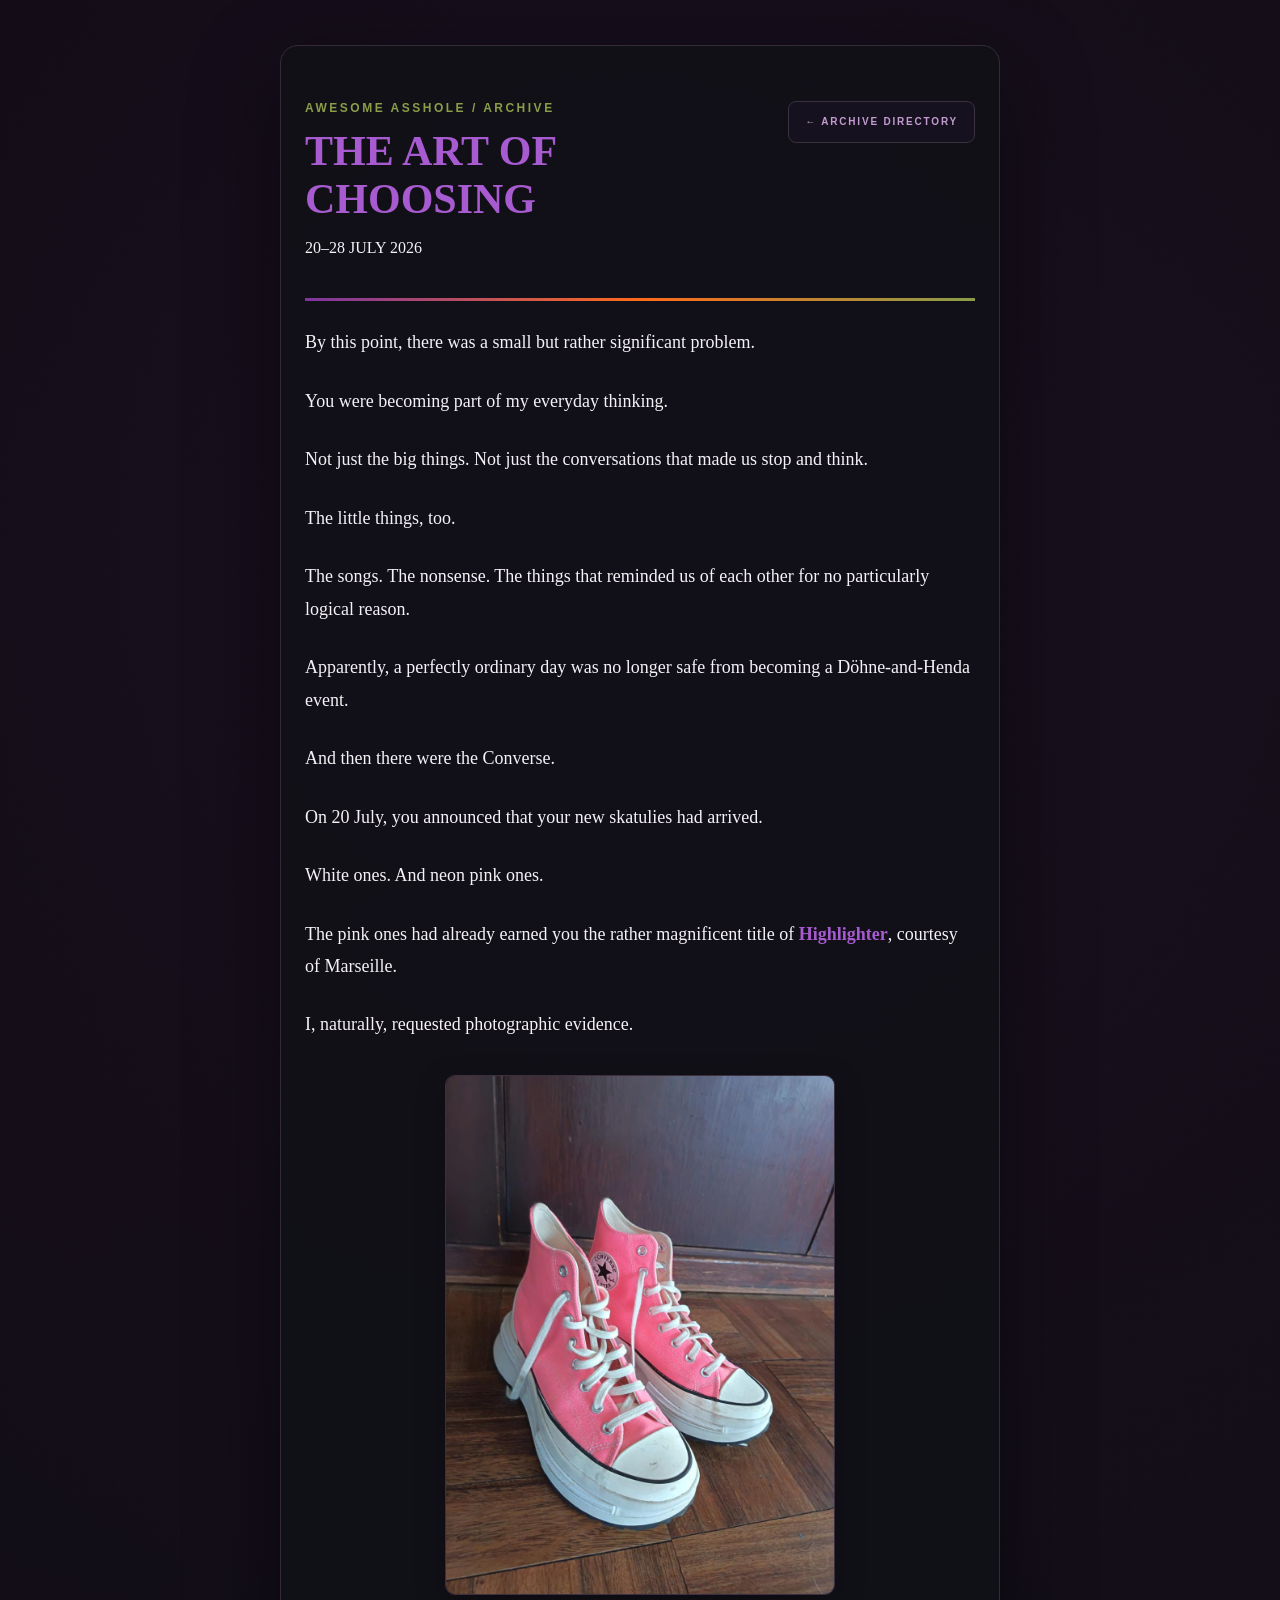
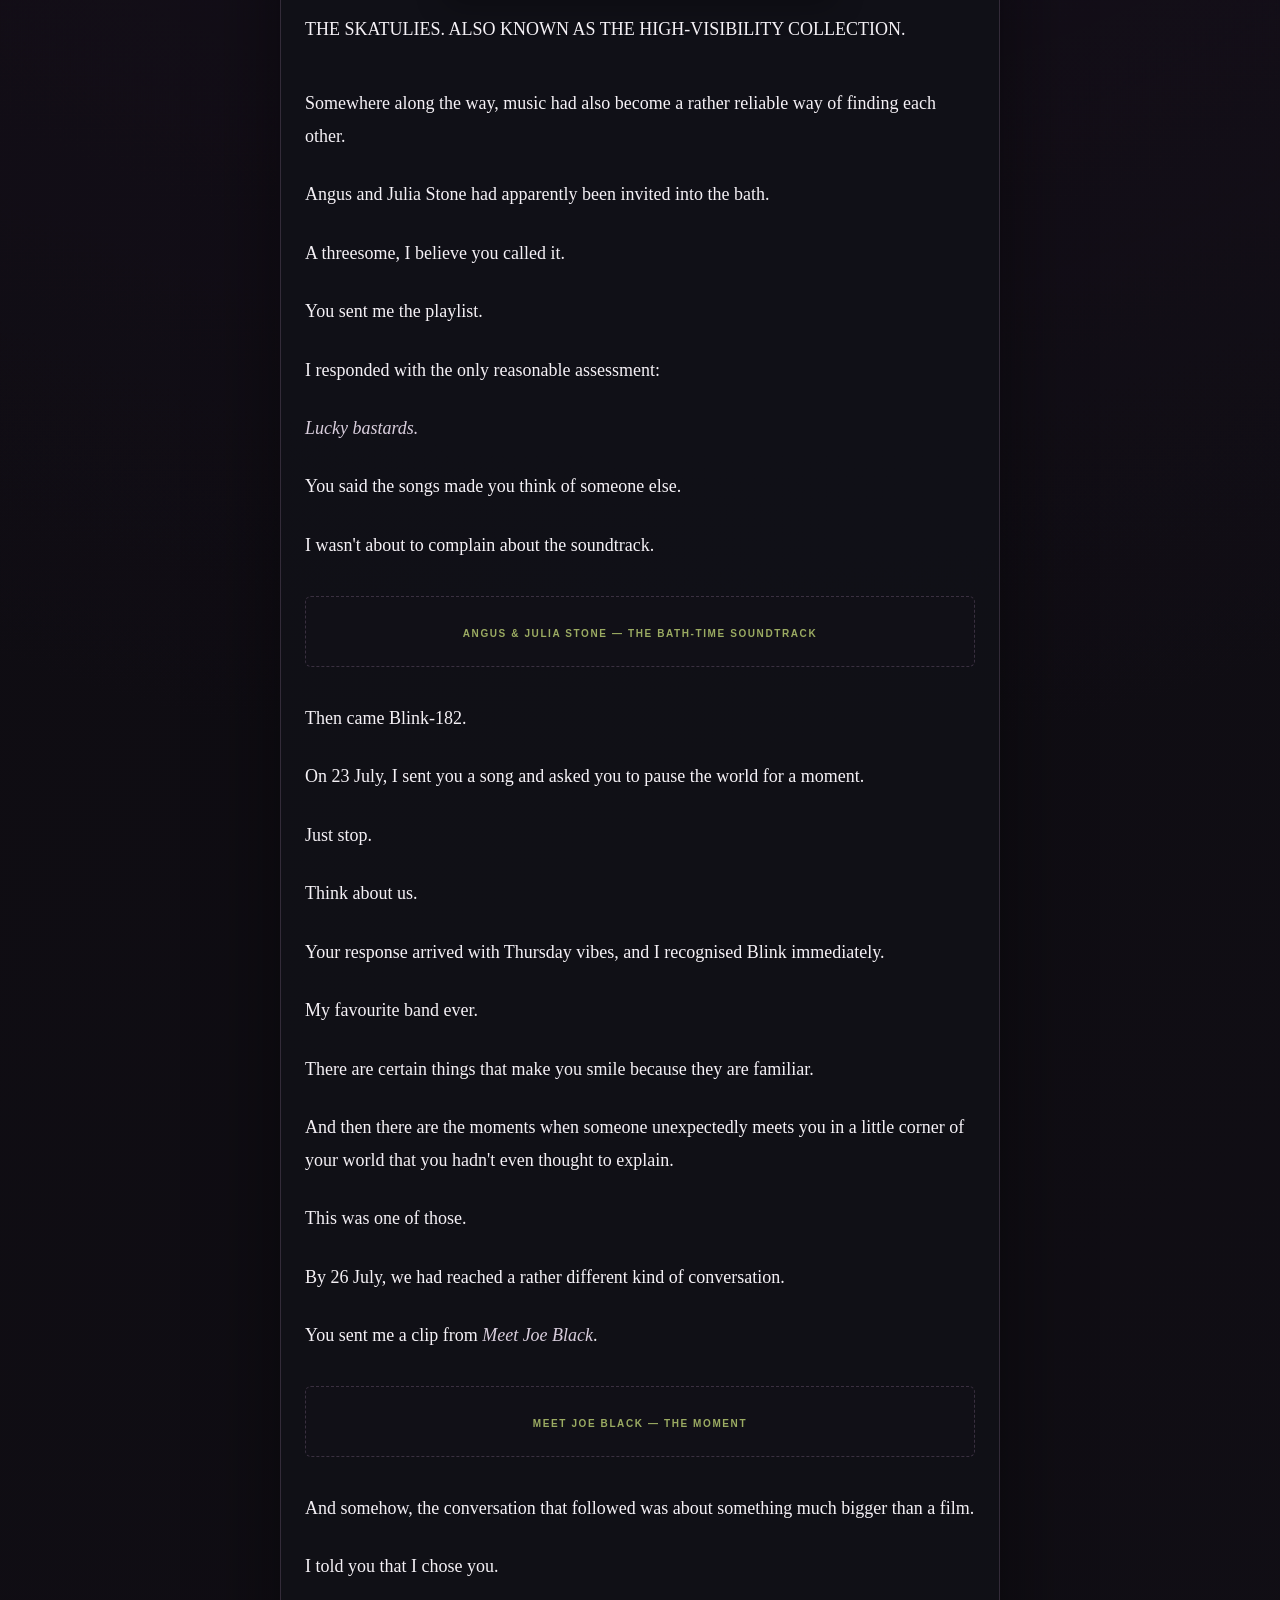
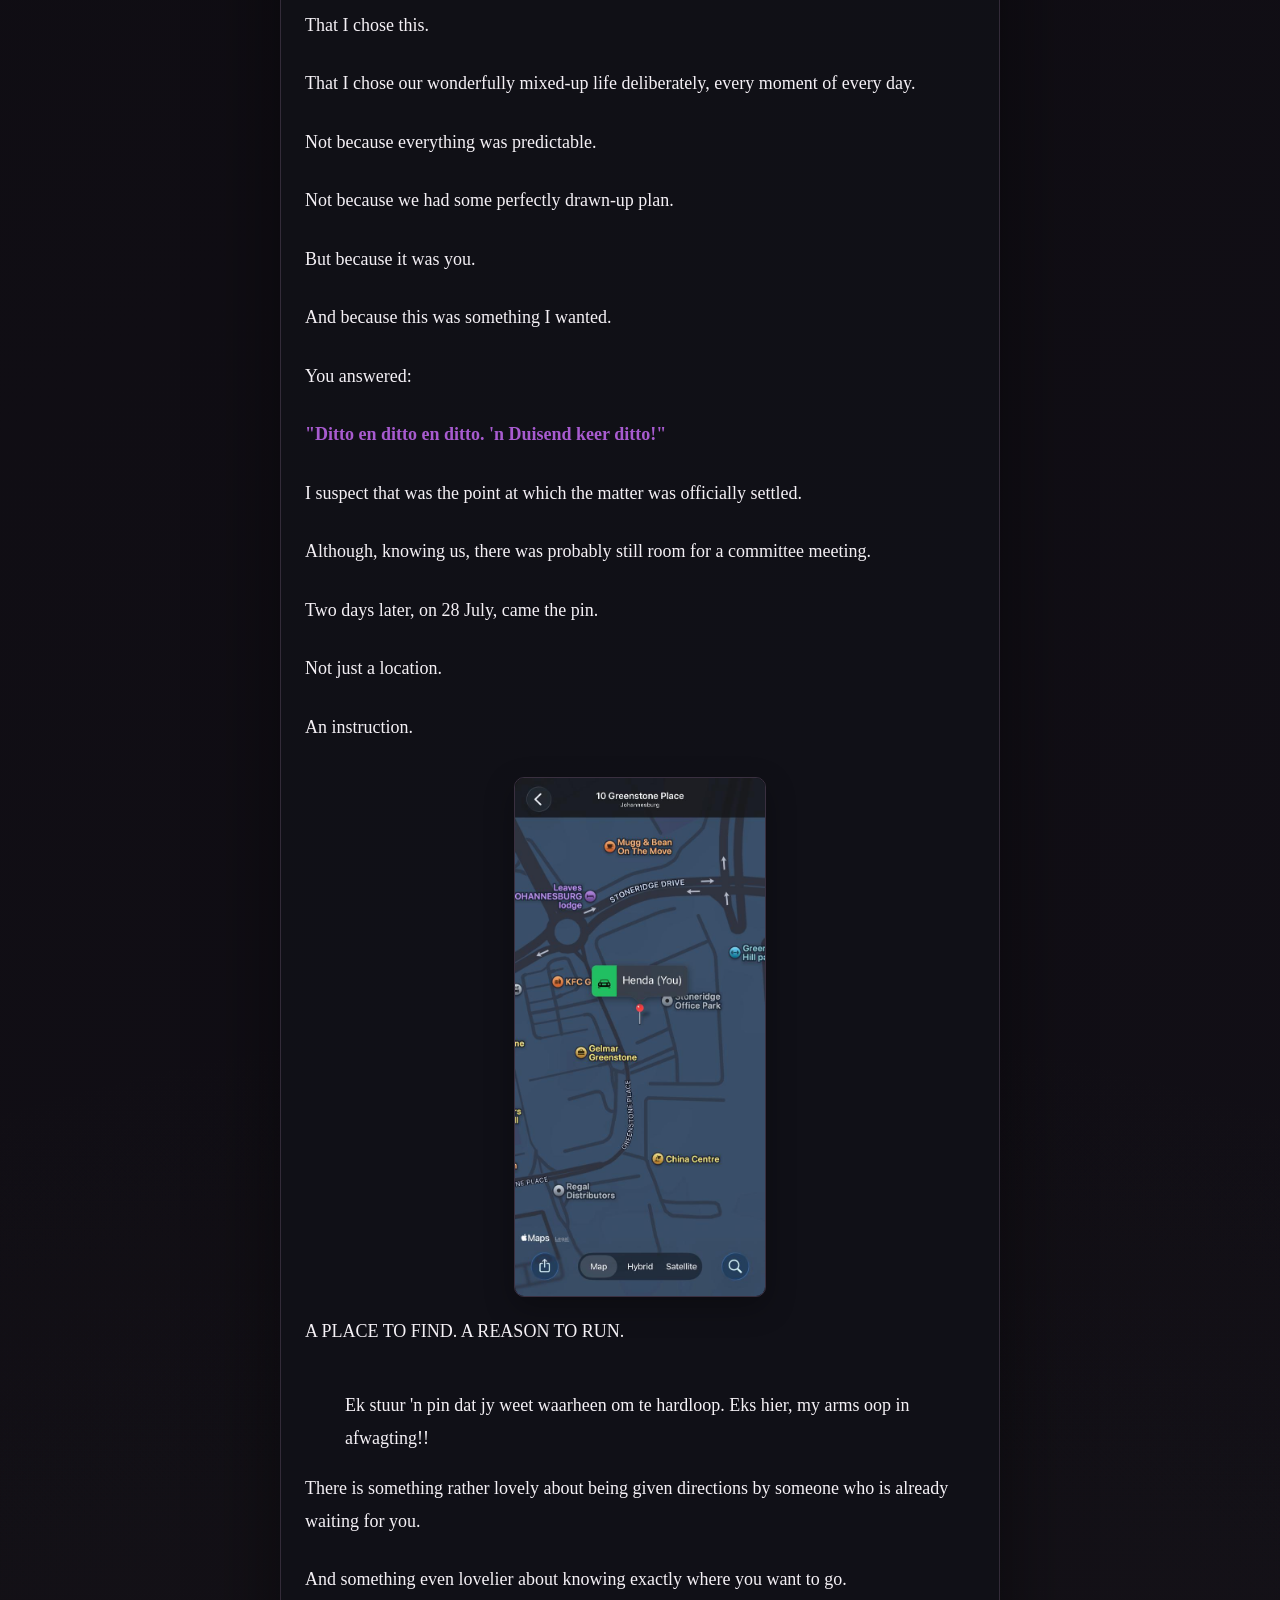
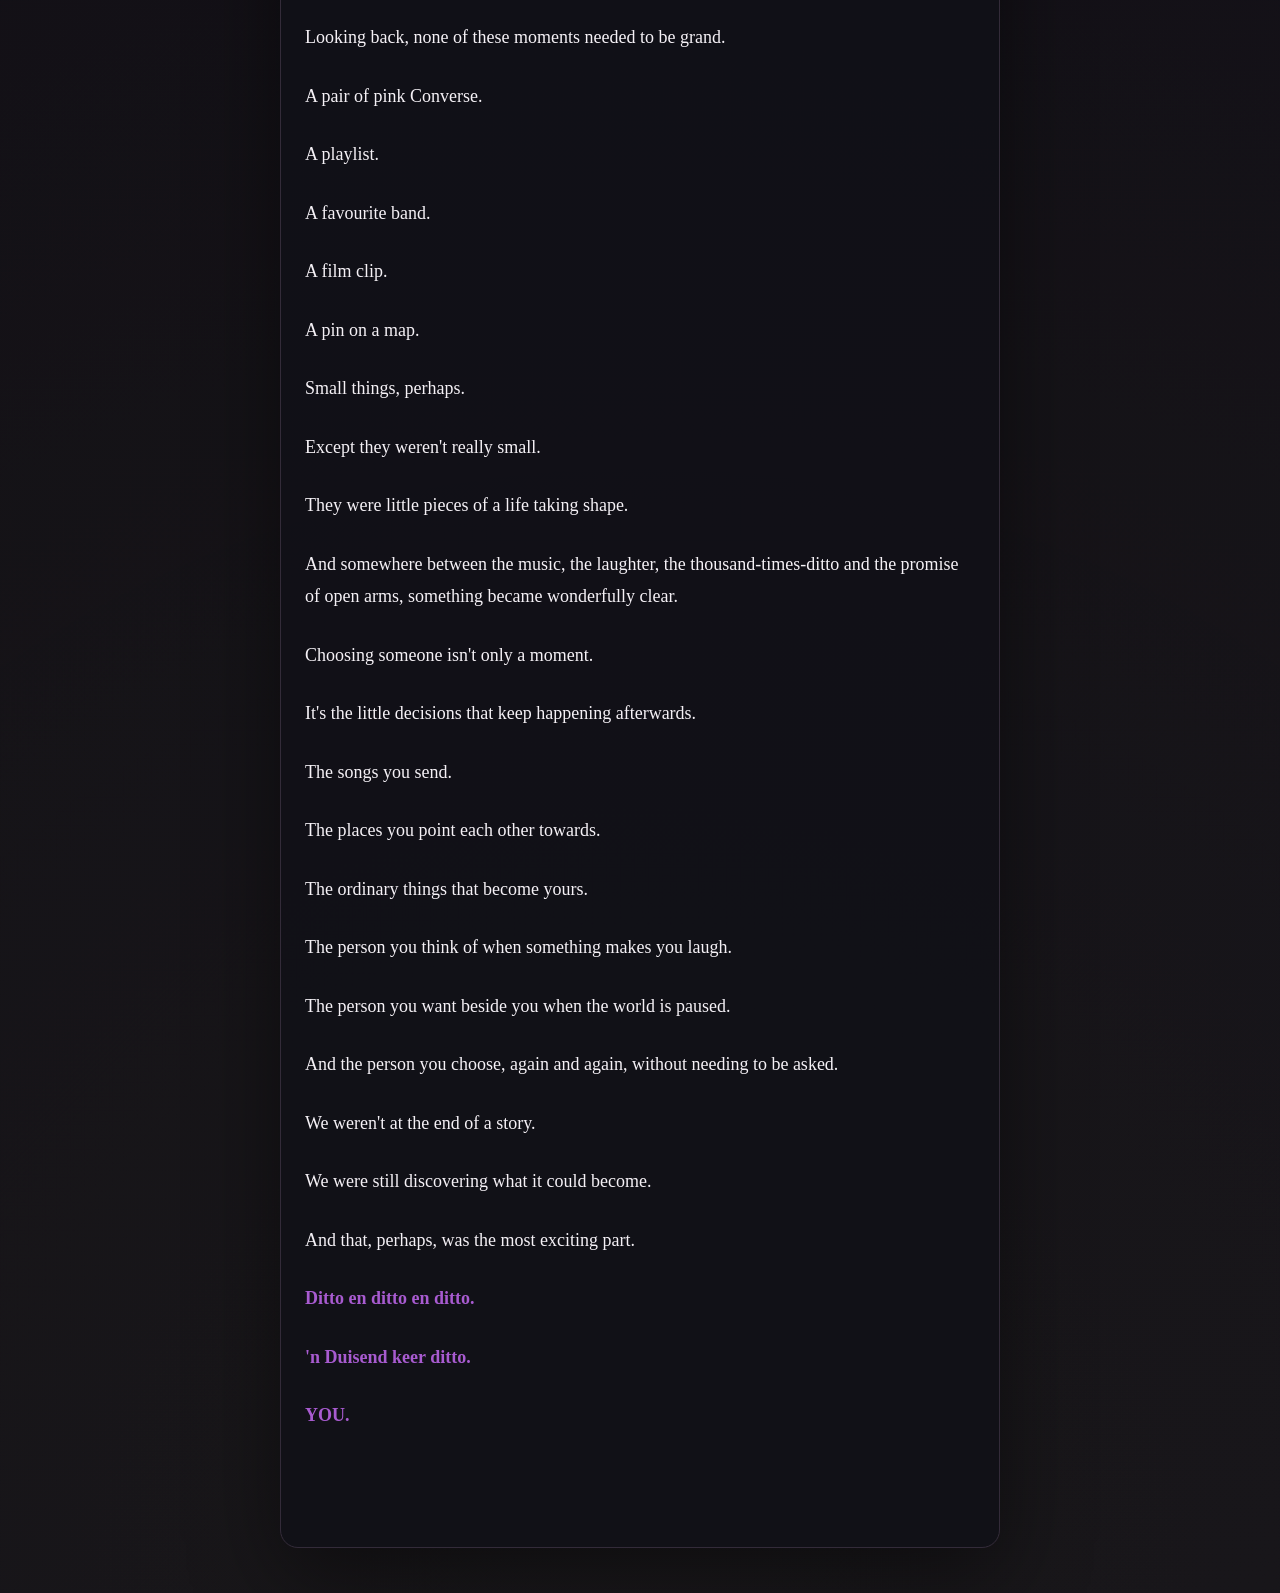
<file: archives/04/index.html>
<!doctype html>
<html lang="en">
<head>
<meta charset="utf-8">
<meta name="viewport" content="width=device-width, initial-scale=1">
<title>Archive 04 — The Art of Choosing</title>
<link rel="stylesheet" href="../../assets/style.css">
</head>

<body>

<main class="shell">
<section class="card archive-story">

<header class="archive-header">
  <div>
    <p class="eyebrow">AWESOME ASSHOLE / ARCHIVE</p>
    <h1>THE ART OF CHOOSING</h1>
    <p class="story-kicker">20–28 JULY 2026</p>
  </div>

  <a class="quiet" href="../../archives/">← ARCHIVE DIRECTORY</a>
</header>

<div class="rule"></div>

<div class="story-body">

<p>
By this point, there was a small but rather significant problem.
</p>

<p>
You were becoming part of my everyday thinking.
</p>

<p>
Not just the big things. Not just the conversations that made us stop and think.
</p>

<p>
The little things, too.
</p>

<p>
The songs. The nonsense. The things that reminded us of each other for no particularly logical reason.
</p>

<p>
Apparently, a perfectly ordinary day was no longer safe from becoming a Döhne-and-Henda event.
</p>

<p>
And then there were the Converse.
</p>

<p>
On 20 July, you announced that your new skatulies had arrived.
</p>

<p>
White ones. And neon pink ones.
</p>

<p>
The pink ones had already earned you the rather magnificent title of <strong>Highlighter</strong>, courtesy of Marseille.
</p>

<p>
I, naturally, requested photographic evidence.
</p>

<figure class="evidence">
  <img
    class="evidence-image"
    src="assets/pink-converse.jpeg"
    alt="Döhne's neon pink Converse sneakers"
    loading="lazy"
  >
  <figcaption class="photo-card figcaption">
    THE SKATULIES. ALSO KNOWN AS THE HIGH-VISIBILITY COLLECTION.
  </figcaption>
</figure>

<p>
Somewhere along the way, music had also become a rather reliable way of finding each other.
</p>

<p>
Angus and Julia Stone had apparently been invited into the bath.
</p>

<p>
A threesome, I believe you called it.
</p>

<p>
You sent me the playlist.
</p>

<p>
I responded with the only reasonable assessment:
</p>

<p>
<em>Lucky bastards.</em>
</p>

<p>
You said the songs made you think of someone else.
</p>

<p>
I wasn't about to complain about the soundtrack.
</p>

<div class="media-placeholder">
  <a href="https://open.spotify.com/playlist/7LmCYJhRBUW7h3eg7mfaY2?si=9quFifuNQgmxQSMBC5tjOw&amp;utm_source=copy-link&amp;pi=nweFhI5ETEWIg"
     target="_blank" rel="noopener noreferrer">
    ANGUS &amp; JULIA STONE — THE BATH-TIME SOUNDTRACK
  </a>
</div>

<p>
Then came Blink-182.
</p>

<p>
On 23 July, I sent you a song and asked you to pause the world for a moment.
</p>

<p>
Just stop.
</p>

<p>
Think about us.
</p>

<p>
Your response arrived with Thursday vibes, and I recognised Blink immediately.
</p>

<p>
My favourite band ever.
</p>

<p>
There are certain things that make you smile because they are familiar.
</p>

<p>
And then there are the moments when someone unexpectedly meets you in a little corner of your world that you hadn't even thought to explain.
</p>

<p>
This was one of those.
</p>

<p>
By 26 July, we had reached a rather different kind of conversation.
</p>

<p>
You sent me a clip from <em>Meet Joe Black</em>.
</p>

<div class="media-placeholder">
  <a href="https://share.google/KZcaMEtv1gf88aqLl"
     target="_blank" rel="noopener noreferrer">
    MEET JOE BLACK — THE MOMENT
  </a>
</div>

<p>
And somehow, the conversation that followed was about something much bigger than a film.
</p>

<p>
I told you that I chose you.
</p>

<p>
That I chose this.
</p>

<p>
That I chose our wonderfully mixed-up life deliberately, every moment of every day.
</p>

<p>
Not because everything was predictable.
</p>

<p>
Not because we had some perfectly drawn-up plan.
</p>

<p>
But because it was you.
</p>

<p>
And because this was something I wanted.
</p>

<p>
You answered:
</p>

<p>
<strong>"Ditto en ditto en ditto. 'n Duisend keer ditto!"</strong>
</p>

<p>
I suspect that was the point at which the matter was officially settled.
</p>

<p>
Although, knowing us, there was probably still room for a committee meeting.
</p>

<p>
Two days later, on 28 July, came the pin.
</p>

<p>
Not just a location.
</p>

<p>
An instruction.
</p>

<figure class="evidence">
  <img
    class="evidence-image"
    src="assets/location-pin.jpeg"
    alt="The location pin sent on 28 July 2026"
    loading="lazy"
  >
  <figcaption class="photo-card figcaption">
    A PLACE TO FIND. A REASON TO RUN.
  </figcaption>
</figure>

<blockquote class="quote">
  Ek stuur 'n pin dat jy weet waarheen om te hardloop.
  Eks hier, my arms oop in afwagting!!
</blockquote>

<p>
There is something rather lovely about being given directions by someone who is already waiting for you.
</p>

<p>
And something even lovelier about knowing exactly where you want to go.
</p>

<p>
Looking back, none of these moments needed to be grand.
</p>

<p>
A pair of pink Converse.
</p>

<p>
A playlist.
</p>

<p>
A favourite band.
</p>

<p>
A film clip.
</p>

<p>
A pin on a map.
</p>

<p>
Small things, perhaps.
</p>

<p>
Except they weren't really small.
</p>

<p>
They were little pieces of a life taking shape.
</p>

<p>
And somewhere between the music, the laughter, the thousand-times-ditto and the promise of open arms, something became wonderfully clear.
</p>

<p>
Choosing someone isn't only a moment.
</p>

<p>
It's the little decisions that keep happening afterwards.
</p>

<p>
The songs you send.
</p>

<p>
The places you point each other towards.
</p>

<p>
The ordinary things that become yours.
</p>

<p>
The person you think of when something makes you laugh.
</p>

<p>
The person you want beside you when the world is paused.
</p>

<p>
And the person you choose, again and again, without needing to be asked.
</p>

<p>
We weren't at the end of a story.
</p>

<p>
We were still discovering what it could become.
</p>

<p>
And that, perhaps, was the most exciting part.
</p>

<p>
<strong>Ditto en ditto en ditto.</strong>
</p>

<p>
<strong>'n Duisend keer ditto.</strong>
</p>

<p>
<strong>YOU.</strong>
</p>

</div>

</section>
</main>

</body>
</html>
</file>
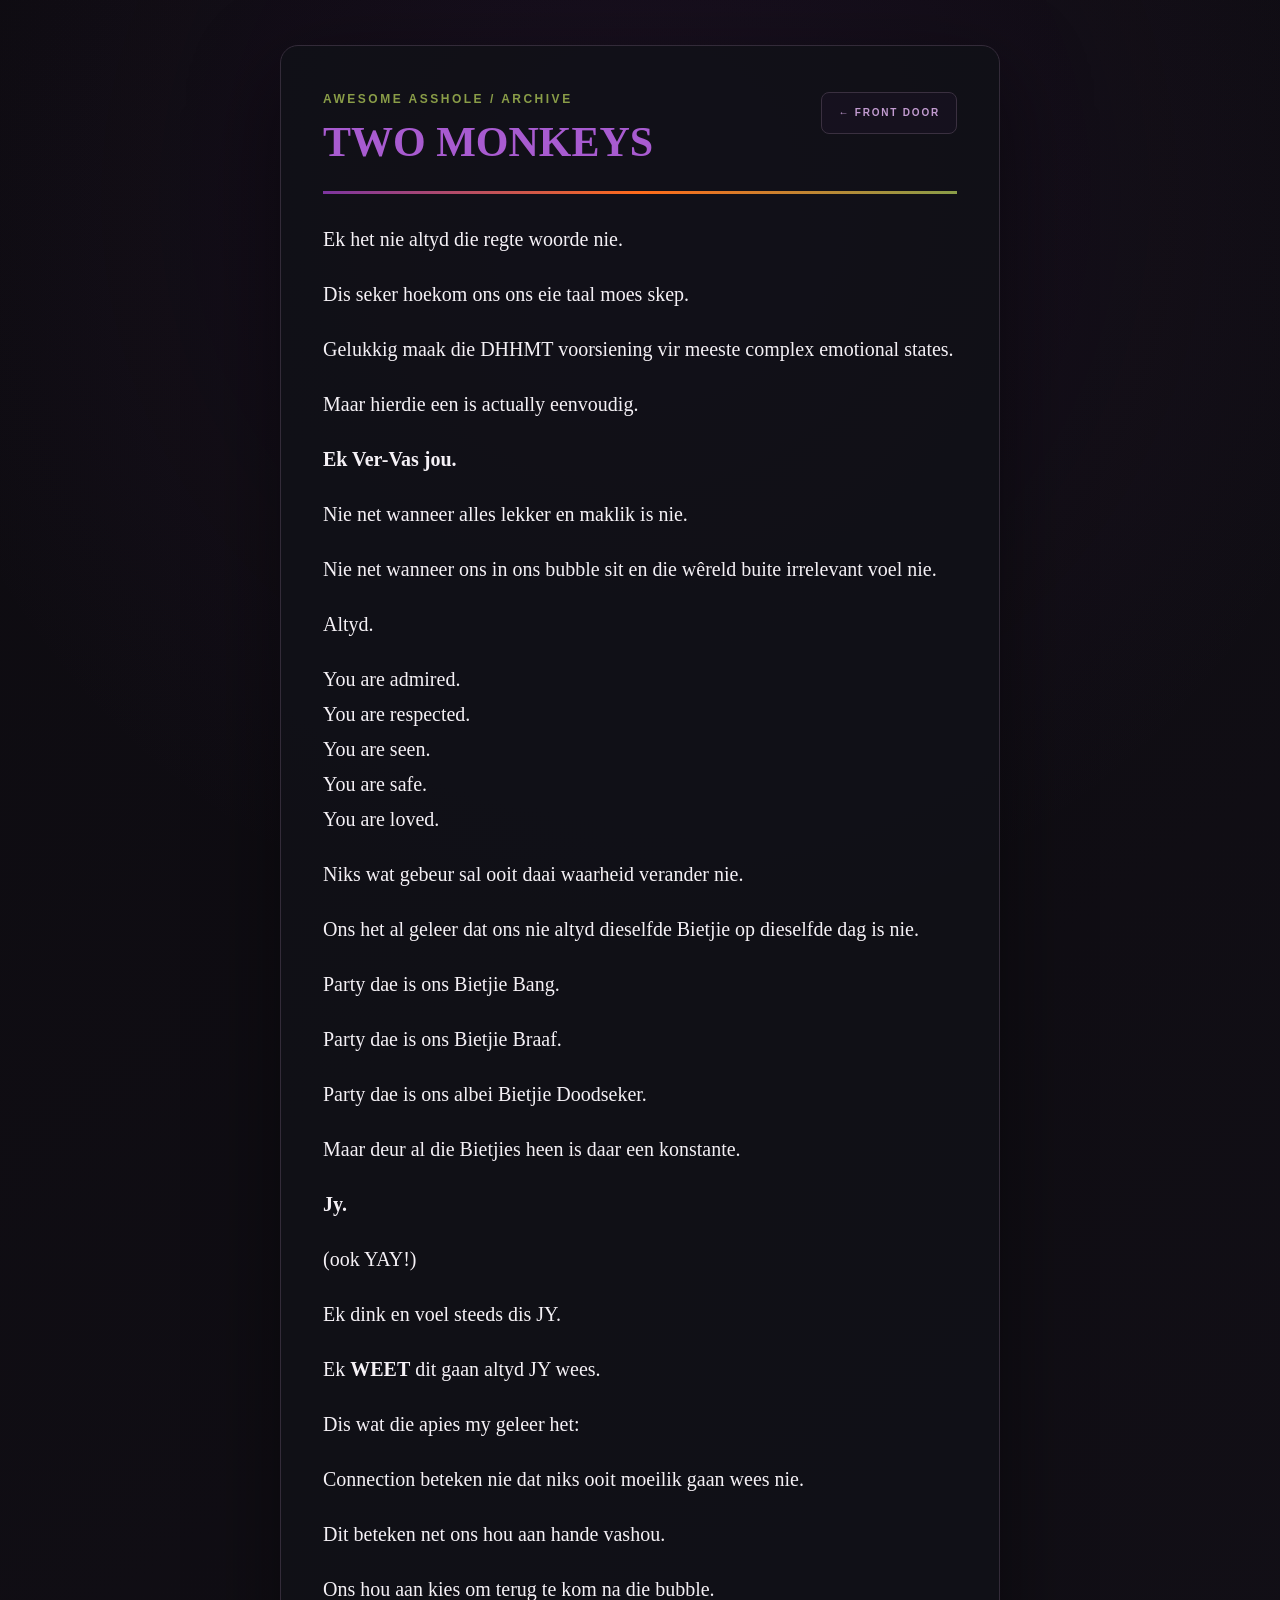
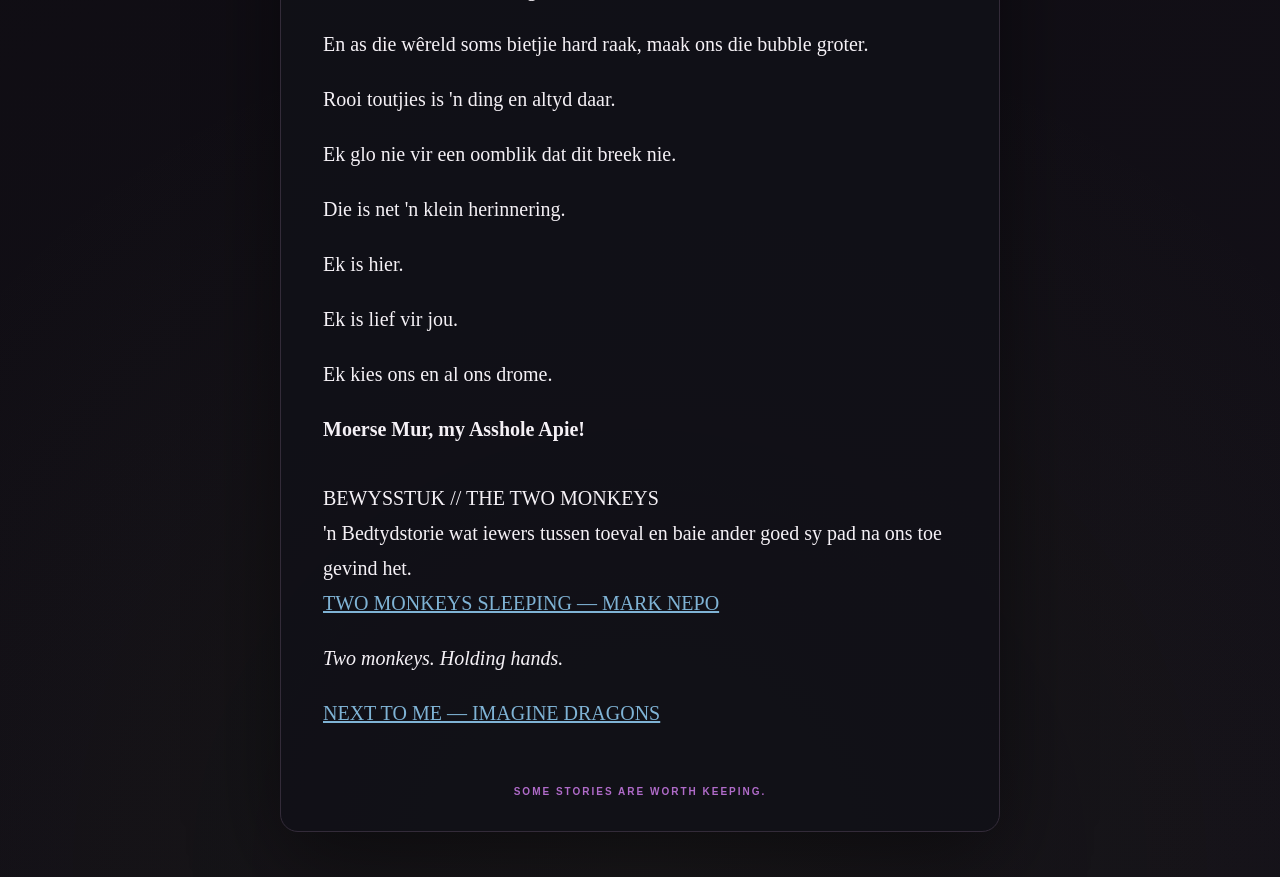
<file: archives/interlude-01/index.html>
<!doctype html>
<html lang="en">
<head>
<meta charset="utf-8">
<meta name="viewport" content="width=device-width, initial-scale=1">

<title>Awesome Asshole — Two Monkeys</title>

<link rel="icon" type="image/png" href="../../assets/favicon.png">
<link rel="stylesheet" href="../../assets/style.css">
</head>

<body>

<main class="shell">

  <section class="card archive-card">

    <header class="archive-header">
      <div>
        <p class="eyebrow">AWESOME ASSHOLE / ARCHIVE</p>
        <h1>TWO MONKEYS</h1>
      </div>

      <a class="quiet" href="../../">← FRONT DOOR</a>
    </header>

    <div class="rule"></div>

    <article class="memory">

      <p>Ek het nie altyd die regte woorde nie.</p>

      <p>Dis seker hoekom ons ons eie taal moes skep.</p>

      <p>Gelukkig maak die DHHMT voorsiening vir meeste complex emotional states.</p>

      <p>Maar hierdie een is actually eenvoudig.</p>

      <p><strong>Ek Ver-Vas jou.</strong></p>

      <p>Nie net wanneer alles lekker en maklik is nie.</p>

      <p>Nie net wanneer ons in ons bubble sit en die wêreld buite irrelevant voel nie.</p>

      <p>Altyd.</p>

      <p>
        You are admired.<br>
        You are respected.<br>
        You are seen.<br>
        You are safe.<br>
        You are loved.
      </p>

      <p>Niks wat gebeur sal ooit daai waarheid verander nie.</p>

      <p>Ons het al geleer dat ons nie altyd dieselfde Bietjie op dieselfde dag is nie.</p>

      <p>Party dae is ons Bietjie Bang.</p>

      <p>Party dae is ons Bietjie Braaf.</p>

      <p>Party dae is ons albei Bietjie Doodseker.</p>

      <p>Maar deur al die Bietjies heen is daar een konstante.</p>

      <p><strong>Jy.</strong></p>

      <p>(ook YAY!)</p>

      <p>Ek dink en voel steeds dis JY.</p>

      <p>Ek <strong>WEET</strong> dit gaan altyd JY wees.</p>

      <p>Dis wat die apies my geleer het:</p>

      <p>Connection beteken nie dat niks ooit moeilik gaan wees nie.</p>

      <p>Dit beteken net ons hou aan hande vashou.</p>

      <p>Ons hou aan kies om terug te kom na die bubble.</p>

      <p>En as die wêreld soms bietjie hard raak, maak ons die bubble groter.</p>

      <p>Rooi toutjies is 'n ding en altyd daar.</p>

      <p>Ek glo nie vir een oomblik dat dit breek nie.</p>

      <p>Die is net 'n klein herinnering.</p>

      <p>Ek is hier.</p>

      <p>Ek is lief vir jou.</p>

      <p>Ek kies ons en al ons drome.</p>

      <p><strong>Moerse Mur, my Asshole Apie!</strong></p>


      <div class="evidence">

        <div class="evidence-label">
          BEWYSSTUK // THE TWO MONKEYS
        </div>

        <div class="evidence-text">
          'n Bedtydstorie wat iewers tussen toeval en baie ander goed
          sy pad na ons toe gevind het.
        </div>

        <p>
          <a
            class="archive-link"
            href="https://www.asiloyoga.com/june-6-two-monkeys-sleeping-mark-nepo-the-book-of-awakening/"
            target="_blank"
            rel="noopener noreferrer"
          >
            TWO MONKEYS SLEEPING — MARK NEPO
          </a>
        </p>

        <p><em>Two monkeys. Holding hands.</em></p>

        <p>
          <a
            class="archive-link"
            href="https://music.youtube.com/watch?v=khfkVrLlsek&amp;si=Kw5jzKXfoRXOzaaI"
            target="_blank"
            rel="noopener noreferrer"
          >
            NEXT TO ME — IMAGINE DRAGONS
          </a>
        </p>

      </div>

    </article>

    <footer>SOME STORIES ARE WORTH KEEPING.</footer>

  </section>

</main>

</body>
</html>
</file>
<file: assets/style.css>
:root{
  --bg:#0d0b10;
  --bg2:#131018;
  --panel:#111017;
  --purple:#7d35a0;
  --purple-bright:#a85bd0;
  --olive:#8a9d48;
  --olive-soft:#9bab62;
  --orange:#ff6b1a;
  --white:#f5f1f6;
  --muted:#9a92a0;
  --line:#3a3040;
}
*{box-sizing:border-box}
html{min-height:100%;background:var(--bg)}
body{
  margin:0;min-height:100vh;
  background:
    radial-gradient(circle at 50% 8%,rgba(125,53,160,.10),transparent 32%),
    radial-gradient(circle at 50% 100%,rgba(138,157,72,.06),transparent 35%),
    linear-gradient(145deg,var(--bg),var(--bg2));
  color:var(--white);
  font-family:Georgia,"Times New Roman",serif;
}
.shell{width:min(720px,92vw);margin:0 auto;padding:5vh 0}
.card{
  background:rgba(17,16,23,.88);
  border:1px solid #332b39;
  box-shadow:0 28px 90px rgba(0,0,0,.45);
  border-radius:18px;
  padding:46px 42px 34px;
}
.login-card{text-align:center}
.brand-lockup{display:flex;flex-direction:column;align-items:center}
.brand-mark{
  width:min(190px,48vw);height:auto;display:block;
  margin:0 auto 8px;
  filter:drop-shadow(0 8px 20px rgba(0,0,0,.35));
}
.brand-name{
  margin:0;
  color:var(--purple-bright);
  font:700 clamp(20px,4.5vw,31px)/1.1 Georgia,"Times New Roman",serif;
  letter-spacing:2.2px;
}
.archive-name{
  width:min(390px,82vw);
  display:flex;align-items:center;gap:14px;
  margin:13px auto 0;
  color:var(--olive-soft);
  font:12px/1.2 Arial,sans-serif;
  letter-spacing:4px;
}
.archive-name:before,.archive-name:after{
  content:"";height:2px;flex:1;background:var(--orange)
}
.organisation{
  margin:13px 0 0;
  color:#b38bc5;
  font:10px/1.2 Arial,sans-serif;
  letter-spacing:3.4px;
}
.access-copy{margin:38px 0 30px}
.intro{
  margin:0;
  color:var(--olive-soft);
  font-size:clamp(20px,4vw,27px);
  font-style:italic;
  line-height:1.35;
}
.tagline{
  margin:15px 0 0;
  color:#b06bc9;
  font:700 10px/1.2 Arial,sans-serif;
  letter-spacing:4px;
}
form{max-width:520px;margin:auto;text-align:left}
label{
  display:block;
  margin:0 0 20px;
  color:#b789c8;
  font:700 11px/1.2 Arial,sans-serif;
  letter-spacing:3px;
  text-transform:uppercase;
}
.field{
  position:relative;display:flex;align-items:center;
  margin-top:8px;
  border:1px solid #685570;
  border-radius:10px;
  background:rgba(8,7,11,.5);
  transition:border-color .15s,box-shadow .15s;
}
.field:focus-within{
  border-color:var(--orange);
  box-shadow:0 0 0 3px rgba(255,107,26,.10);
}
.field-icon{
  width:52px;flex:none;text-align:center;
  color:var(--olive);
  font:26px/1 Arial,sans-serif;
}
input{
  width:100%;min-width:0;
  border:0;outline:0;background:transparent;
  color:var(--white);
  padding:15px 15px 15px 0;
  font:16px Arial,sans-serif;
}
input::placeholder{color:#756d7a}
.show-password{
  width:48px;flex:none;
  margin:0;padding:0 14px;
  border:0;background:transparent;color:var(--olive);
  font:18px Arial,sans-serif;cursor:pointer;
}
.show-password:hover{filter:none;color:var(--orange)}
.access-button{
  width:100%;margin-top:2px;
  border:1px solid #8d3bb2;border-radius:10px;
  padding:15px 18px;
  background:linear-gradient(100deg,#59206e,#742e91);
  color:white;
  font:700 12px Arial,sans-serif;
  letter-spacing:2px;text-transform:uppercase;
  cursor:pointer;
  box-shadow:0 10px 28px rgba(90,25,115,.25);
}
.access-button span{font-size:20px;line-height:0;margin-left:12px;vertical-align:-2px}
.access-button:hover{filter:brightness(1.1)}
.error{color:#e38b78;text-align:center;font:13px Arial,sans-serif;margin:14px 0 0}
.footer-brand{margin-top:36px}
.footer-rule{
  display:flex;align-items:center;gap:18px;
  color:var(--orange);
  font:23px/1 Georgia,serif;
}
.footer-rule:before,.footer-rule:after{content:"";height:1px;flex:1;background:var(--olive)}
.names{
  margin-top:9px;
  color:#bd9ac9;
  font:11px/1.2 Georgia,serif;
  letter-spacing:4px;
}
.names span{color:var(--orange);padding:0 6px}
.descriptor{
  margin-top:9px;
  color:#84934e;
  font:9px/1.2 Arial,sans-serif;
  letter-spacing:2.5px;
}
.descriptor i{color:var(--orange);font-style:normal;padding:0 5px}
.warning{
  margin:35px auto 0;
  max-width:600px;
  color:#8c8292;
  font:italic 12px/1.5 Georgia,serif;
}
.archive-header{display:flex;align-items:flex-start;justify-content:space-between;gap:20px}
.eyebrow{font:700 12px/1.2 Arial,sans-serif;letter-spacing:2.5px;color:var(--olive);margin:0 0 12px}
.archive-header h1{color:var(--purple-bright);margin:0;font-size:clamp(28px,5vw,42px)}
.quiet{
  display:inline-flex;
  align-items:center;
  justify-content:center;
  width:auto;
  min-height:42px;
  padding:0 16px;
  margin:0;
  background:rgba(125,53,160,.05);
  color:#c29bd0;
  border:1px solid var(--line);
  border-radius:8px;
  font:700 10px/1 Arial,sans-serif;
  letter-spacing:1.8px;
  text-transform:uppercase;
  text-decoration:none;
  white-space:nowrap;
  transition:border-color .15s, background .15s, color .15s;
}

.quiet:hover{
  background:rgba(125,53,160,.12);
  border-color:#685570;
  color:#d9b6e4;
  text-decoration:none;
}
.rule{height:3px;background:linear-gradient(90deg,var(--purple),var(--orange),var(--olive));margin:25px 0}
.date{font:700 11px Arial,sans-serif;letter-spacing:2px;color:var(--muted);text-transform:uppercase}
.memory{font-size:20px;line-height:1.75;margin:28px 0 55px}
.memory p{margin:0 0 20px}.memory .quote{font-style:italic;border-left:4px solid var(--orange);padding-left:20px;color:#c5bbc7}
.memory .small{font:12px Arial,sans-serif;letter-spacing:1px;text-transform:uppercase;color:var(--olive)}
.evidence{margin:34px 0 42px}
.evidence-image{
  display:block;
  width:auto;
  max-width:100%;
  max-height:520px;
  height:auto;
  margin:18px auto;
  border-radius:10px;
  border:1px solid var(--line);
  box-shadow:0 10px 30px rgba(0,0,0,.28);
}
.photo-pair{display:grid;grid-template-columns:1fr 1fr;gap:20px;align-items:start}
.photo-card{margin:0}.photo-card img{display:block;width:100%;height:auto;border-radius:12px;border:1px solid var(--line);box-shadow:0 10px 30px rgba(0,0,0,.28)}
.photo-card figcaption{margin-top:10px;font:10px/1.45 Arial,sans-serif;letter-spacing:1px;text-transform:uppercase;color:var(--muted)}
.photo-card figcaption strong{display:block;color:#c29bd0;font-size:11px;margin-bottom:3px}
.conversation{margin-top:34px;padding-top:30px;border-top:1px solid var(--line)}
.conversation p{margin:0 0 20px}.punchline{font-weight:bold;color:#c29bd0}
footer{text-align:center;font:700 10px Arial,sans-serif;letter-spacing:2px;color:#b06bc9}
[hidden]{display:none!important}
@media(max-width:620px){.photo-pair{grid-template-columns:1fr}}
@media(max-width:560px){
  .shell{width:min(94vw,720px);padding:2vh 0}
  .card{padding:34px 22px 28px;border-radius:15px}
  .brand-mark{width:170px}
  .organisation{letter-spacing:2.5px}
  .access-copy{margin-top:30px}
  .archive-header{display:block}
  .quiet{margin-top:18px}
  .memory{font-size:18px}
}

/* =========================================================
   ARCHIVE DIRECTORY
   ========================================================= */

.archive-list{
  margin:38px 0 20px;
  border-top:1px solid var(--line);
}

.archive-entry{
  display:grid;
  grid-template-columns:72px 1fr auto;
  gap:22px;
  align-items:center;
  padding:24px 8px;
  border-bottom:1px solid var(--line);
  text-decoration:none;
  color:inherit;
  transition:background .15s, padding .15s;
}

.archive-entry:hover{
  background:rgba(125,53,160,.08);
  padding-left:14px;
  padding-right:14px;
}

.archive-number{
  color:var(--orange);
  font:700 28px/1 Georgia,"Times New Roman",serif;
  letter-spacing:1px;
}

.archive-details{
  min-width:0;
}

.archive-title{
  color:var(--purple-bright);
  font:700 16px/1.3 Arial,sans-serif;
  letter-spacing:1.5px;
}

.archive-kicker{
  margin-top:7px;
  color:var(--olive-soft);
  font:10px/1.3 Arial,sans-serif;
  letter-spacing:2.5px;
  text-transform:uppercase;
}

.archive-status{
  color:var(--muted);
  font:700 9px/1.2 Arial,sans-serif;
  letter-spacing:1.8px;
  text-transform:uppercase;
  white-space:nowrap;
}

.archive-status span{
  color:var(--olive);
  font-size:11px;
  margin-right:5px;
}

.archive-entry:hover .archive-status span{
  color:var(--orange);
}

@media(max-width:560px){
  .archive-entry{
    grid-template-columns:48px 1fr;
    gap:14px;
    padding:20px 4px;
  }

  .archive-number{
    font-size:23px;
  }

  .archive-title{
    font-size:14px;
  }

  .archive-status{
    grid-column:2;
    margin-top:-7px;
  }
  
}
.archive-loading{
  margin:32px 0;
  color:var(--muted);
  font:12px/1.5 Arial,sans-serif;
  letter-spacing:1.5px;
  text-transform:uppercase;
}

/* Archive hyperlink styling */
.archive-link,
.archive-link:visited {
  color: #7FB3D5;
}

.archive-link:hover,
.archive-link:focus {
  color: #A8D4F0;
}
/* Interlude directory label */
.interlude-number{
  font-size:11px;
  line-height:1.25;
  letter-spacing:1.2px;
  text-transform:uppercase;
  text-align:center;
}
/* =========================================================
   ARCHIVE 03 — STORY
   ========================================================= */

.archive-story {
  max-width: 820px;
  margin: 0 auto;
  padding: 55px 24px 90px;
}

.archive-story .story-header {
  text-align: left;
  padding: 35px 0;
  border-bottom: 1px solid var(--line);
  margin-bottom: 35px;
}

.archive-story .kicker {
  color: var(--olive-soft);
  font: 700 10px/1.3 Arial, sans-serif;
  letter-spacing: 2px;
  margin-bottom: 20px;
}

.archive-story .story-header h1 {
  margin: 0;
  color: var(--purple-bright);
  font: 700 clamp(38px, 6vw, 58px)/1.05 "Times New Roman", Times, serif;
  letter-spacing: -1px;
  text-transform: uppercase;
}

.archive-story .story-body {
  max-width: 720px;
  margin: 0 auto;
  font-family: "Times New Roman", Times, serif;
  font-size: 18px;
  line-height: 1.8;
}

.archive-story .story-body p {
  margin: 0 0 1.45em;
}

.archive-story .story-body strong {
  color: var(--purple-bright);
}

.archive-story .story-body em {
  color: #d9cedd;
}

.archive-story .media-placeholder {
  margin: 35px 0;
  padding: 18px 20px;
  background: var(--panel);
  border: 1px dashed var(--line);
  border-radius: 6px;
  text-align: center;
}

.archive-story .media-placeholder a {
  color: var(--olive-soft);
  text-decoration: none;
  font: 700 10px/1.3 Arial, sans-serif;
  letter-spacing: 1.6px;
  text-transform: uppercase;
}

.archive-story .media-placeholder a:hover {
  color: var(--purple-bright);
}

.archive-story .audio-evidence {
  margin: 35px 0;
  padding: 24px 26px;
  background: linear-gradient(145deg, var(--panel), var(--bg2));
  border: 1px solid var(--line);
  border-left: 3px solid var(--purple);
}

.archive-story .audio-meta {
  margin-bottom: 18px;
}
/* Archive 03 — Excel green */
.archive-story .story-body strong.excel-green {
  color: #217346 !important;
}

.archive-story .audio
</file>
<file: archives/02/assets/style.css>
*{box-sizing:border-box} :root{--bg:#111013;--paper:#18161a;--paper2:#1d1a20;--ink:#e9e2eb;--muted:#9c939f;--line:#39313d;--purple:#b98bc9;--olive:#a7aa78;--orange:#d99058;--red:#c96f73}
body{margin:0;background:radial-gradient(circle at 50% -10%,rgba(125,53,160,.12),transparent 35%),var(--bg);color:var(--ink);font:16px/1.7 Georgia,"Times New Roman",serif}
.casefile{max-width:980px;margin:auto;padding:30px 24px 80px}.case-header{display:flex;justify-content:space-between;align-items:flex-start;border-bottom:1px solid var(--line);padding-bottom:18px}
.eyebrow,.file-no,.classification,.evidence-head,.recovered-label,.recovered-date,.case-footer span,.audio-meta span,.audio-observation span,.mini-grid span{font:700 10px/1.3 Arial,sans-serif;letter-spacing:1.8px;text-transform:uppercase}
.eyebrow{color:var(--purple);margin:0 0 7px}.file-no{color:var(--muted);margin:0}.file-no strong{color:var(--ink);font-size:14px}
.directory{display:inline-flex;align-items:center;min-height:38px;padding:0 14px;color:var(--purple);border:1px solid var(--line);border-radius:6px;text-decoration:none;font:700 10px/1 Arial,sans-serif;letter-spacing:1.6px;text-transform:uppercase}.directory:hover{background:rgba(125,53,160,.1);border-color:#685570;color:#d9b6e4}
.dossier{padding:65px 0 40px;border-bottom:1px solid var(--line)}.classification{color:var(--orange);margin-bottom:18px}
h1{font:400 clamp(42px,8vw,82px)/.9 Arial,sans-serif;letter-spacing:-4px;margin:0;text-transform:uppercase}h1 span{color:var(--purple)}
.subjects{display:grid;grid-template-columns:1fr 1fr 1fr;gap:1px;margin-top:35px;background:var(--line);border:1px solid var(--line)}.subjects div{background:var(--paper);padding:16px}.subjects span{display:block;color:var(--muted);font:700 9px/1.3 Arial,sans-serif;letter-spacing:1.5px;text-transform:uppercase;margin-bottom:7px}
.finding{margin:28px 0 12px;padding:16px 18px;border-left:3px solid var(--olive);background:rgba(167,170,120,.055)}.finding span{display:block;color:var(--olive);font:700 9px/1.3 Arial,sans-serif;letter-spacing:1.8px;margin-bottom:5px}
.evidence{display:grid;gap:18px}.evidence-card,.audio-evidence,.recovered{background:linear-gradient(145deg,var(--paper),var(--paper2));border:1px solid var(--line);padding:26px 28px}.evidence-card{position:relative}
.evidence-head{display:flex;justify-content:space-between;gap:20px;color:var(--purple);border-bottom:1px solid var(--line);padding-bottom:12px;margin-bottom:20px}.evidence-head span:last-child{text-align:right;color:var(--muted)}
.evidence-card p{margin:0 0 12px}.message{display:grid;grid-template-columns:58px 1fr;gap:10px;margin:9px 0;padding:11px 0;border-bottom:1px dashed #332d36}.message time{font:700 10px/1.6 Arial,sans-serif;color:var(--orange);letter-spacing:1px}.message p{margin:0}
.quote{font-size:19px;color:#ded3e2;border-left:2px solid var(--purple);padding-left:17px;margin:18px 0!important}.inspection{margin:4px 0 18px;padding-left:25px}.inspection li{margin:3px 0}.inspection li:last-child{color:var(--purple)}
.finding-note{border-top:1px solid var(--line);padding-top:15px;margin-top:20px!important;color:#bdb4bf}.case-note{font-style:italic;color:var(--muted)}
.stamp,.origin{display:inline-block;margin:12px 0;padding:7px 10px;border:1px solid #625665;color:var(--olive);font:700 9px/1.3 Arial,sans-serif;letter-spacing:1.4px;text-transform:uppercase}.critical{border-color:#61414a}.critical .evidence-head{color:var(--red)}.critical-line{font:700 20px/1.3 Arial,sans-serif}.origin{border-color:#6d4b73;color:var(--purple)}
ul{margin:5px 0 18px;padding-left:22px}.mini-grid{display:grid;grid-template-columns:1fr 1fr 1fr;gap:8px;margin-top:20px}.mini-grid div{border-top:1px solid var(--line);padding-top:10px}.mini-grid span{display:block;color:var(--orange);margin-bottom:5px}
.internal{font-size:21px;font-style:italic;color:#d9cedd}.eyes{font:700 38px/1 Arial,sans-serif;letter-spacing:5px;color:var(--purple);margin:2px 0 12px!important}
.audio-evidence{margin-top:18px;border-color:#514657}.audio-meta{display:grid;grid-template-columns:1fr 1fr;gap:12px;margin-bottom:20px}.audio-meta div{font:11px/1.5 Arial,sans-serif}.audio-meta span,.audio-observation span{display:block;color:var(--muted);margin-bottom:3px}code{color:var(--orange)}audio{width:100%;margin:8px 0 20px}
.audio-observation{display:grid;grid-template-columns:1fr 1fr 1fr;gap:12px;border-top:1px solid var(--line);padding-top:16px;font:11px/1.5 Arial,sans-serif}
.recovered{margin-top:18px;border-style:dashed;border-color:#5b4e37}.recovered-label{color:var(--orange)}.recovered-date{color:var(--muted);margin-top:5px}
.case-footer{display:flex;justify-content:space-between;align-items:end;border-top:1px solid var(--line);margin-top:38px;padding-top:24px}.case-footer span{display:block;color:var(--muted);margin-bottom:4px}.case-footer strong{font:700 25px/1 Arial,sans-serif;color:var(--olive);letter-spacing:2px}.case-footer p{color:var(--muted);font-style:italic;margin:0}
@media(max-width:700px){.casefile{padding:18px 15px 55px}.case-header{gap:15px;flex-direction:column}.dossier{padding-top:45px}h1{letter-spacing:-2px}.subjects,.mini-grid,.audio-observation{grid-template-columns:1fr}.evidence-card,.audio-evidence,.recovered{padding:21px 19px}.evidence-head{font-size:9px}.case-footer{display:block}.case-footer p{margin-top:10px}}
</file>
